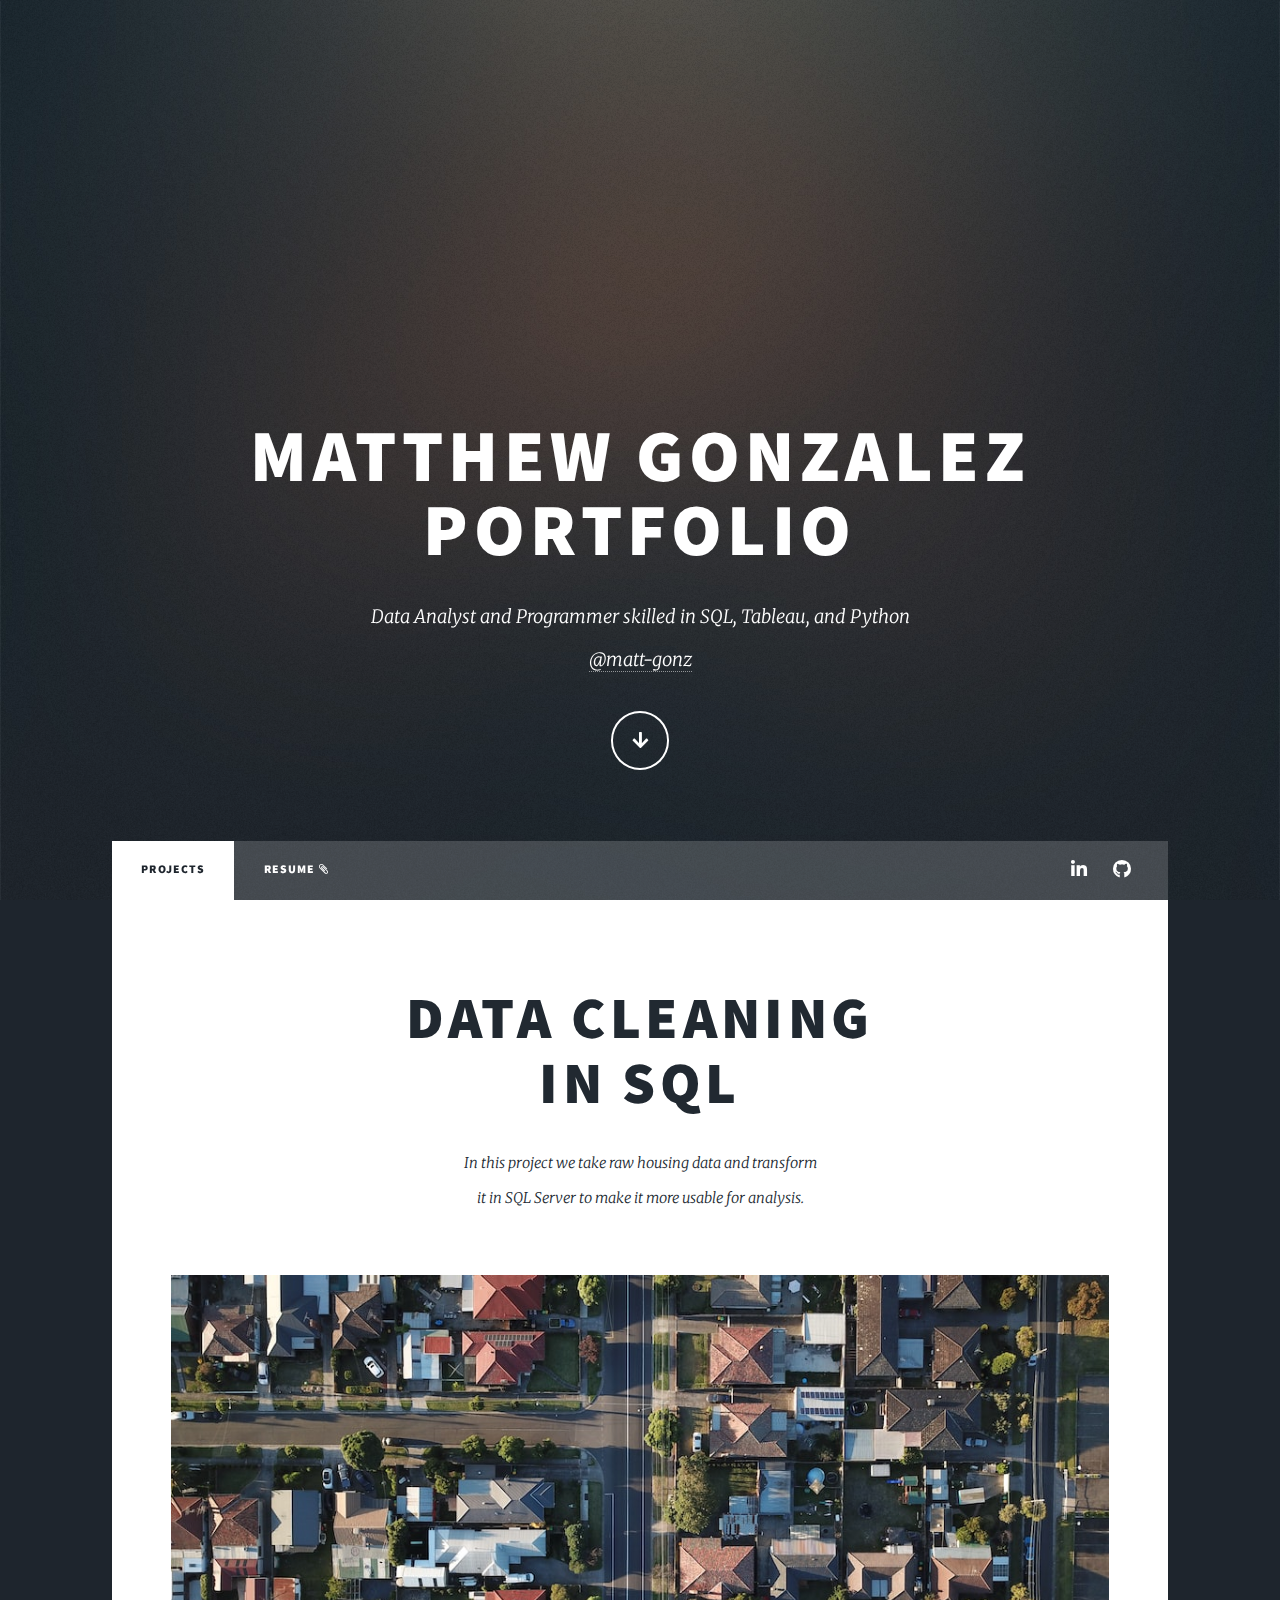
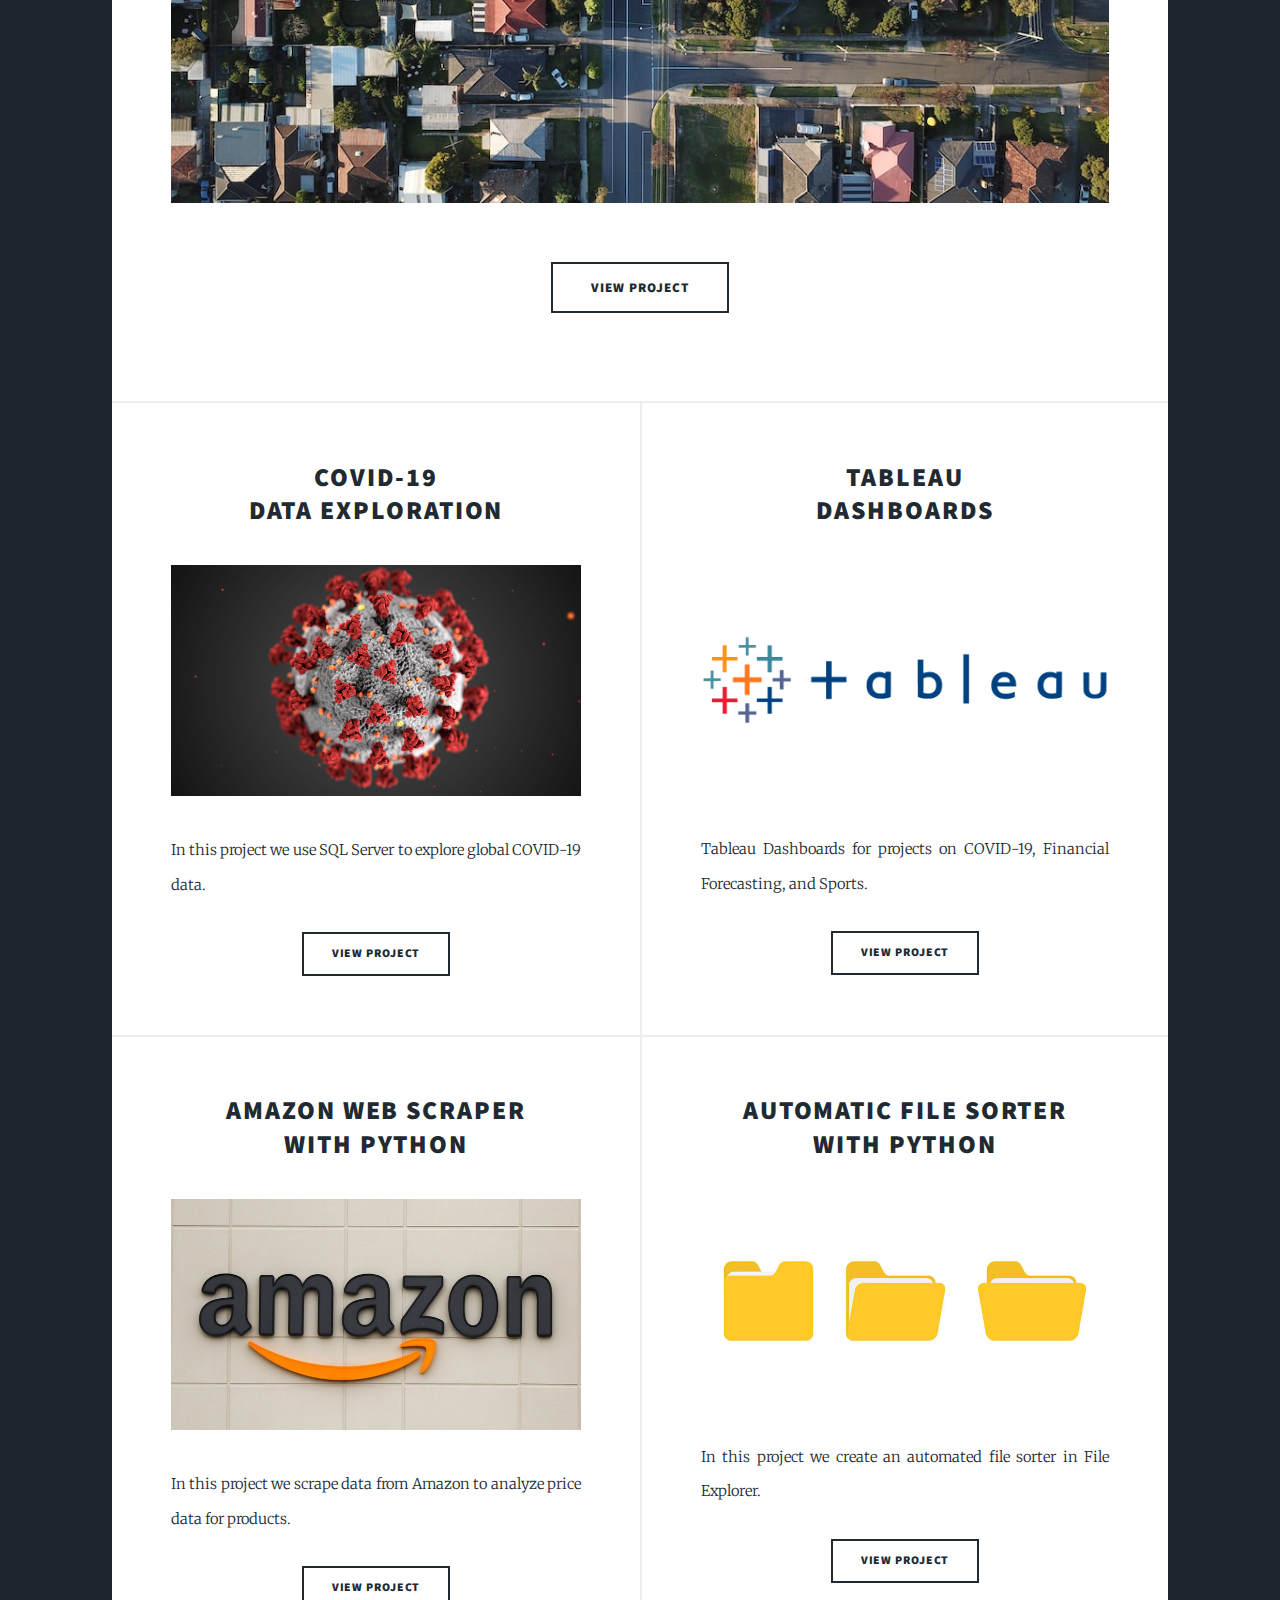
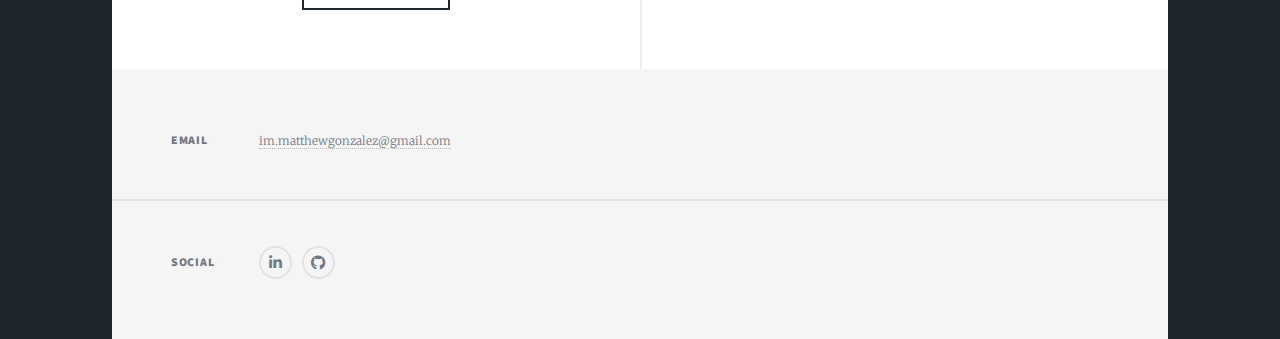
<file: index.html>
<!DOCTYPE HTML>
<!--
	Massively by HTML5 UP
	html5up.net | @ajlkn
	Free for personal and commercial use under the CCA 3.0 license (html5up.net/license)
-->
<html>
	<head>
		<title>Matthew Gonzalez</title>
		<meta charset="utf-8" />
		<meta name="viewport" content="width=device-width, initial-scale=1, user-scalable=no" />
		<link rel="stylesheet" href="assets/css/main.css" />
		<link rel="stylesheet" href="https://cdnjs.cloudflare.com/ajax/libs/font-awesome/4.7.0/css/font-awesome.min.css">
		<noscript><link rel="stylesheet" href="assets/css/noscript.css" /></noscript>
	</head>
	<body class="is-preload">

		<!-- Wrapper -->
			<div id="wrapper" class="fade-in">

				<!-- Intro -->
					<div id="intro">
						<h1>Matthew Gonzalez<br />
						Portfolio</h1>
						<p>Data Analyst and Programmer skilled in SQL, Tableau, and Python<br>
							<a href="https://github.com/matt-gonz" target="_blank">@matt-gonz</a>
						</p>
						<ul class="actions">
							<li><a href="#header" class="button icon solid solo fa-arrow-down scrolly">Continue</a></li>
						</ul>
					</div>

				<!-- Header -->
					<header id="header">
						<a href="index.html" class="logo">Matthew Gonzalez</a>
					</header>

				<!-- Nav -->
					<nav id="nav">
						<ul class="links">
							<li class="active"><a href="#main">Projects</a></li>
							<li ><a href="resume.html">Resume <i class="fa fa-paperclip"></i></a></li>
						</ul>
						<ul class="icons">
							<li><a href="https://www.linkedin.com/in/matthew-gonzalez-b4a402130/" target="_blank" class="icon brands alt fa-linkedin"><span class="label">LinkedIn</span></a></li>
							<li><a href="https://github.com/matt-gonz" target="_blank" class="icon brands alt fa-github"><span class="label">GitHub</span></a></li>
						</ul>
					</nav>

				<!-- Main -->
					<div id="main">

						<!-- Featured Post -->
							<article class="post featured">
								<header class="major">
									<h2><a href="https://github.com/matt-gonz/Data-Analysis_Portfolio-Projects/blob/main/Data_Cleaning_Portfolio_Project.sql" target="_blank">Data Cleaning<br />
									in SQL</a></h2>
									<p>In this project we take raw housing data and transform<br />
									it in SQL Server to make it more usable for analysis.<br />
									</p>
								</header>
								<a href="https://github.com/matt-gonz/Data-Analysis_Portfolio-Projects/blob/main/Data_Cleaning_Portfolio_Project.sql" target="_blank" class="image main"><img src="images/housing.jfif" alt="" /></a>
								<ul class="actions special">
									<li><a href="https://github.com/matt-gonz/Data-Analysis_Portfolio-Projects/blob/main/Data_Cleaning_Portfolio_Project.sql" target="_blank" class="button large">View Project</a></li>
								</ul>
							</article>

						<!-- Posts -->
							<section class="posts">
								<article>
									<header>
										<h2><a href="https://github.com/matt-gonz/Data-Analysis_Portfolio-Projects/blob/main/COVID_Portfolio_Project.sql" target="_blank">COVID-19<br />
										Data Exploration</a></h2>
									</header>
									<a href="https://github.com/matt-gonz/Data-Analysis_Portfolio-Projects/blob/main/COVID_Portfolio_Project.sql" target="_blank" class="image fit"><img src="images/covid.jpg" alt="" /></a>
									<p>In this project we use SQL Server to explore global COVID-19 data.</p>
									<ul class="actions special">
										<li><a href="https://github.com/matt-gonz/Data-Analysis_Portfolio-Projects/blob/main/COVID_Portfolio_Project.sql" target="_blank" class="button">View Project</a></li>
									</ul>
								</article>
								<article>
									<header>
										<h2><a href="https://public.tableau.com/app/profile/matthew.gonzalez6796" target="_blank">Tableau<br />
										Dashboards</a></h2>
									</header>
									<a href="https://public.tableau.com/app/profile/matthew.gonzalez6796" target="_blank" class="image fit"><img src="images/Tableau-Logo.png" alt="" /></a>
									<p>Tableau Dashboards for projects on COVID-19, Financial Forecasting, and Sports.</p>
									<ul class="actions special">
										<li><a href="https://public.tableau.com/app/profile/matthew.gonzalez6796" target="_blank" class="button">View Project</a></li>
									</ul>
								</article>
								<article>
									<header>
										<h2><a href="https://github.com/matt-gonz/Data-Analysis_Portfolio-Projects/blob/main/Amazon_Web_Scraper-Project.ipynb" target="_blank">Amazon Web Scraper<br />
										With Python</a></h2>
									</header>
									<a href="https://github.com/matt-gonz/Data-Analysis_Portfolio-Projects/blob/main/Amazon_Web_Scraper-Project.ipynb" target="_blank" class="image fit"><img src="images/amazon.jpg" alt="" /></a>
									<p>In this project we scrape data from Amazon to analyze price data for products.</p>
									<ul class="actions special">
										<li><a href="https://github.com/matt-gonz/Data-Analysis_Portfolio-Projects/blob/main/Amazon_Web_Scraper-Project.ipynb" target="_blank" class="button">View Project</a></li>
									</ul>
								</article>
								<article>
									<header>
										<h2><a href="https://github.com/matt-gonz/Data-Analysis_Portfolio-Projects/blob/main/Automatic_File_Sorter.ipynb" target="_blank">Automatic File Sorter<br />
										With Python</a></h2>
									</header>
									<a href="https://github.com/matt-gonz/Data-Analysis_Portfolio-Projects/blob/main/Automatic_File_Sorter.ipynb" target="_blank" class="image fit"><img src="images/foldericons.jpg" alt="" /></a>
									<p>In this project we create an automated file sorter in File Explorer.</p>
									<ul class="actions special">
										<li><a href="https://github.com/matt-gonz/Data-Analysis_Portfolio-Projects/blob/main/Automatic_File_Sorter.ipynb" target="_blank" class="button">View Project</a></li>
									</ul>
								</article>
							</section>

					</div>

				<!-- Footer -->
					<footer id="footer">
						<section class="split contact">

							<section>
								<h3>Email</h3>
								<p><a href="#">im.matthewgonzalez@gmail.com</a></p>
							</section>
							<section>
								<h3>Social</h3>
								<ul class="icons alt">
									<li><a href="https://www.linkedin.com/in/matthew-gonzalez-b4a402130/" target="_blank" class="icon brands alt fa-linkedin"><span class="label">LinkedIn</span></a></li>
									<li><a href="https://github.com/matt-gonz" target="_blank" class="icon brands alt fa-github"><span class="label">GitHub</span></a></li>
								</ul>
							</section>
						</section>
					</footer>



			</div>

		<!-- Scripts -->
			<script src="assets/js/jquery.min.js"></script>
			<script src="assets/js/jquery.scrollex.min.js"></script>
			<script src="assets/js/jquery.scrolly.min.js"></script>
			<script src="assets/js/browser.min.js"></script>
			<script src="assets/js/breakpoints.min.js"></script>
			<script src="assets/js/util.js"></script>
			<script src="assets/js/main.js"></script>

	</body>
</html>
</file>
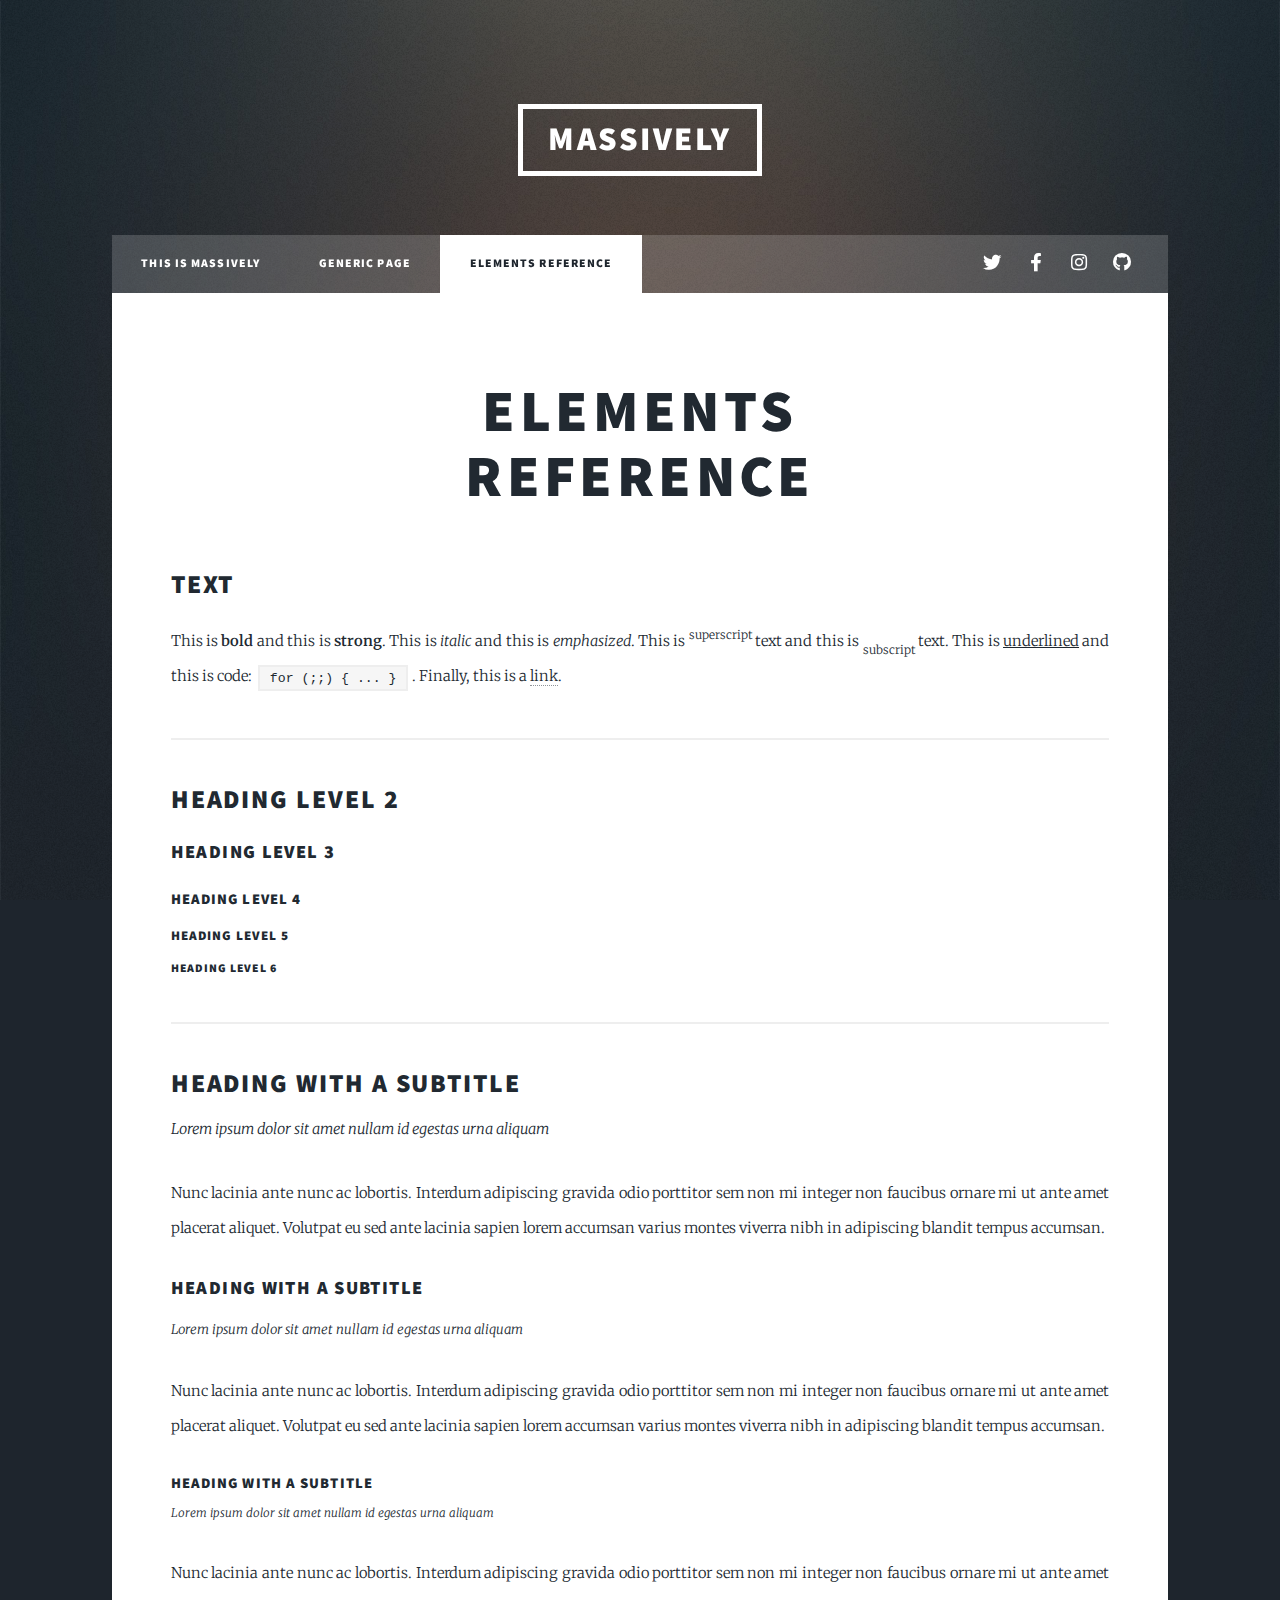
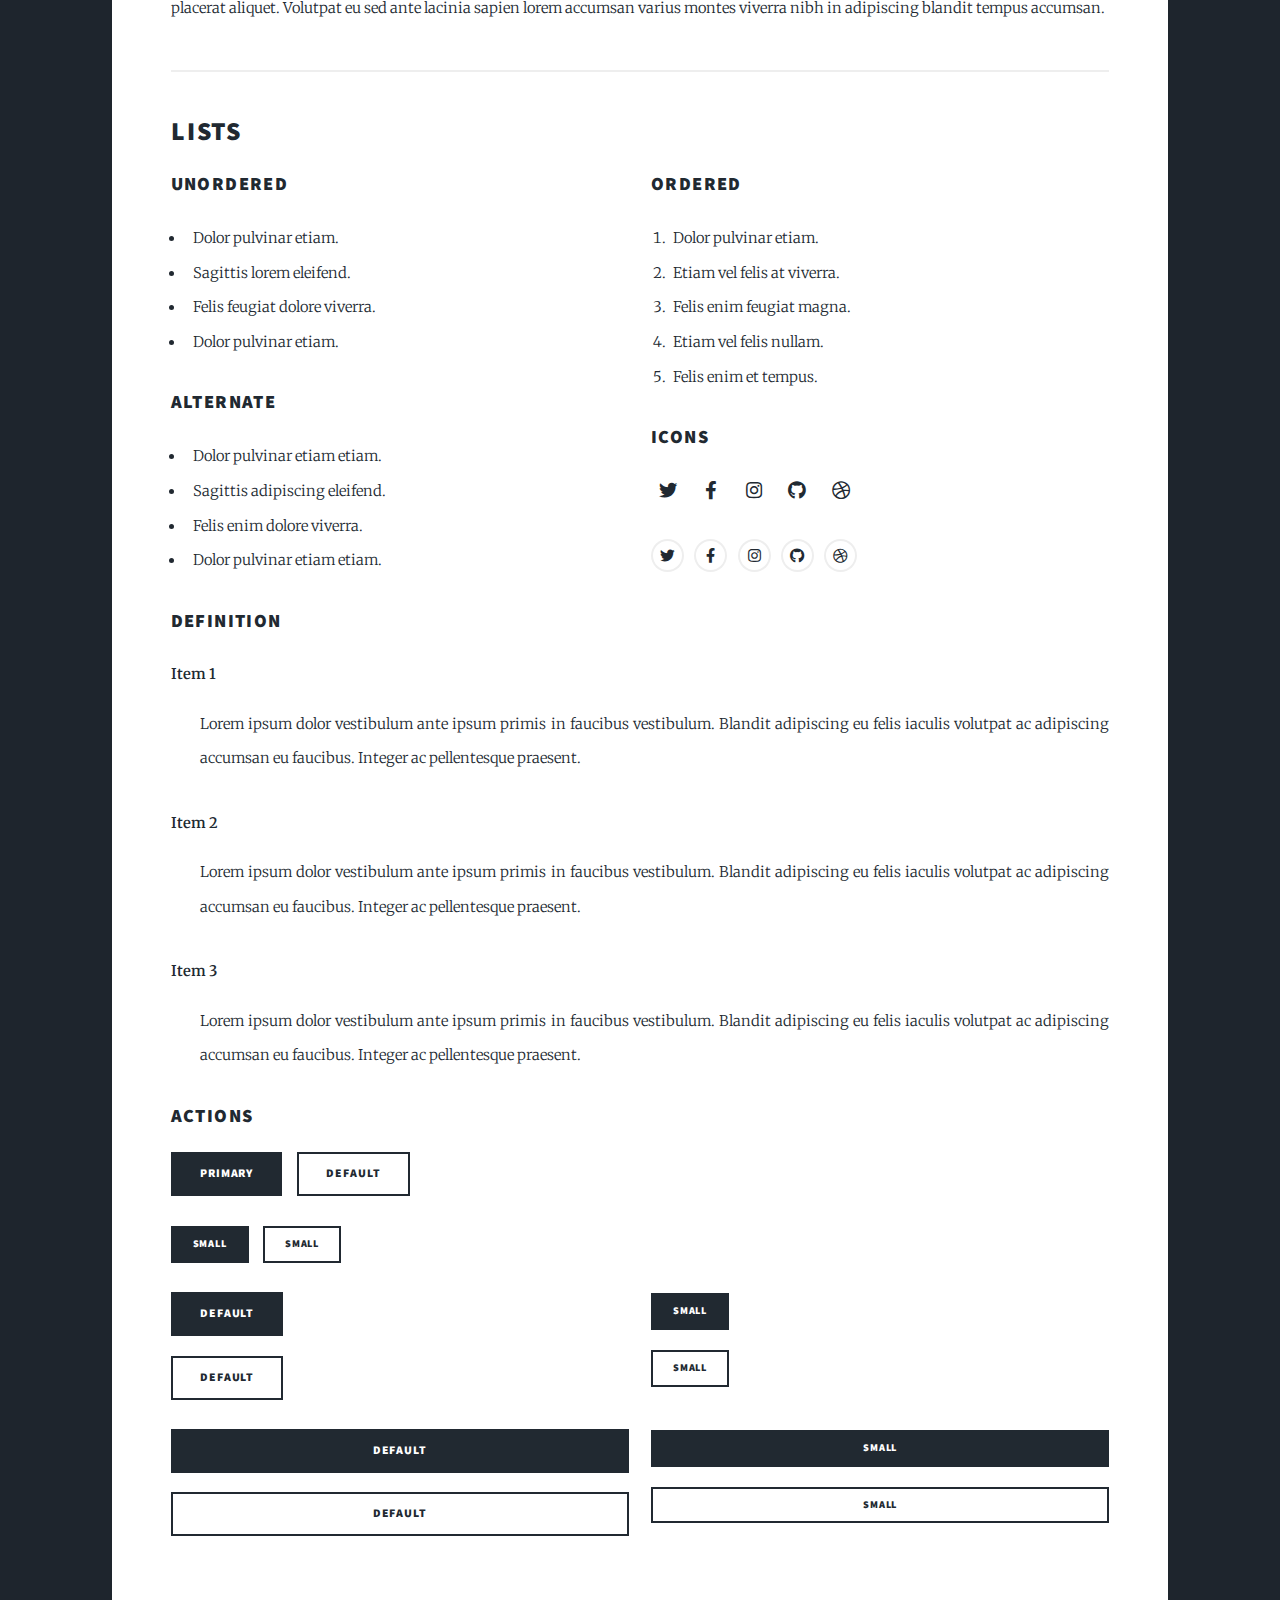
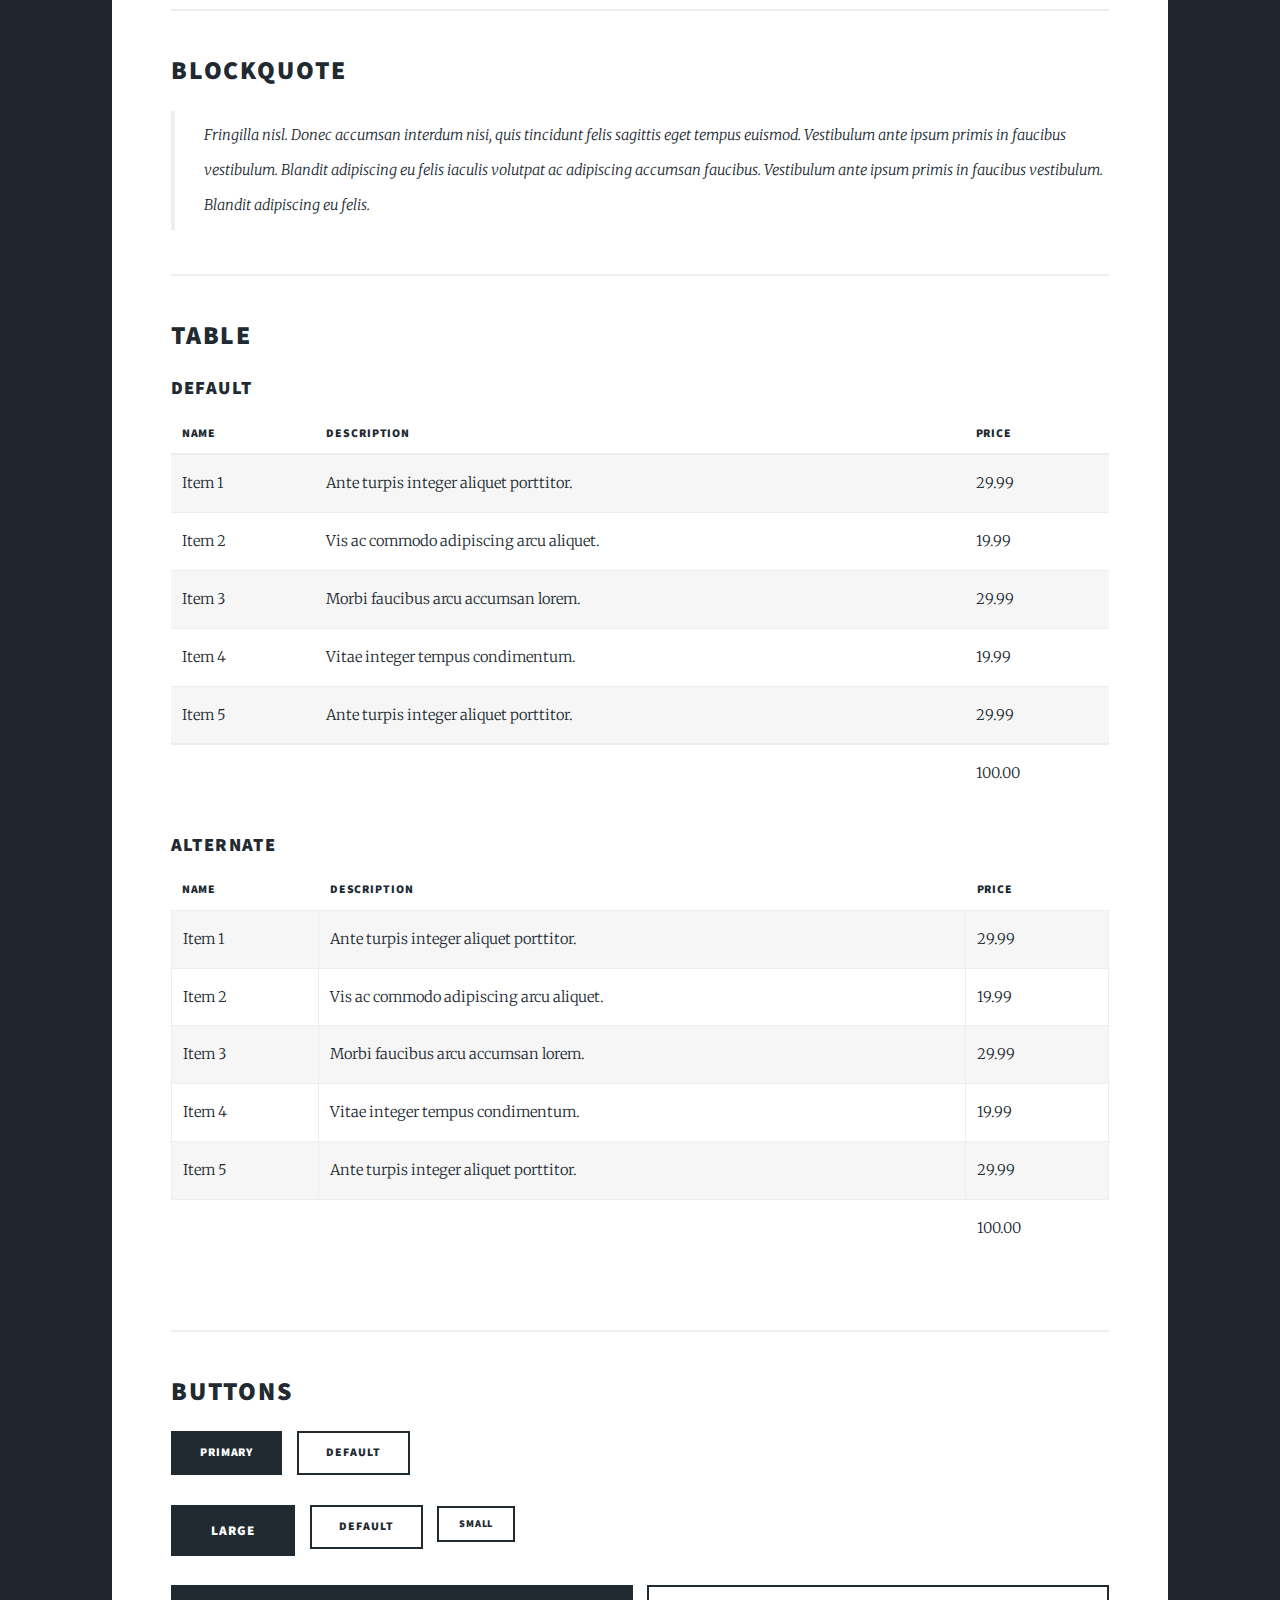
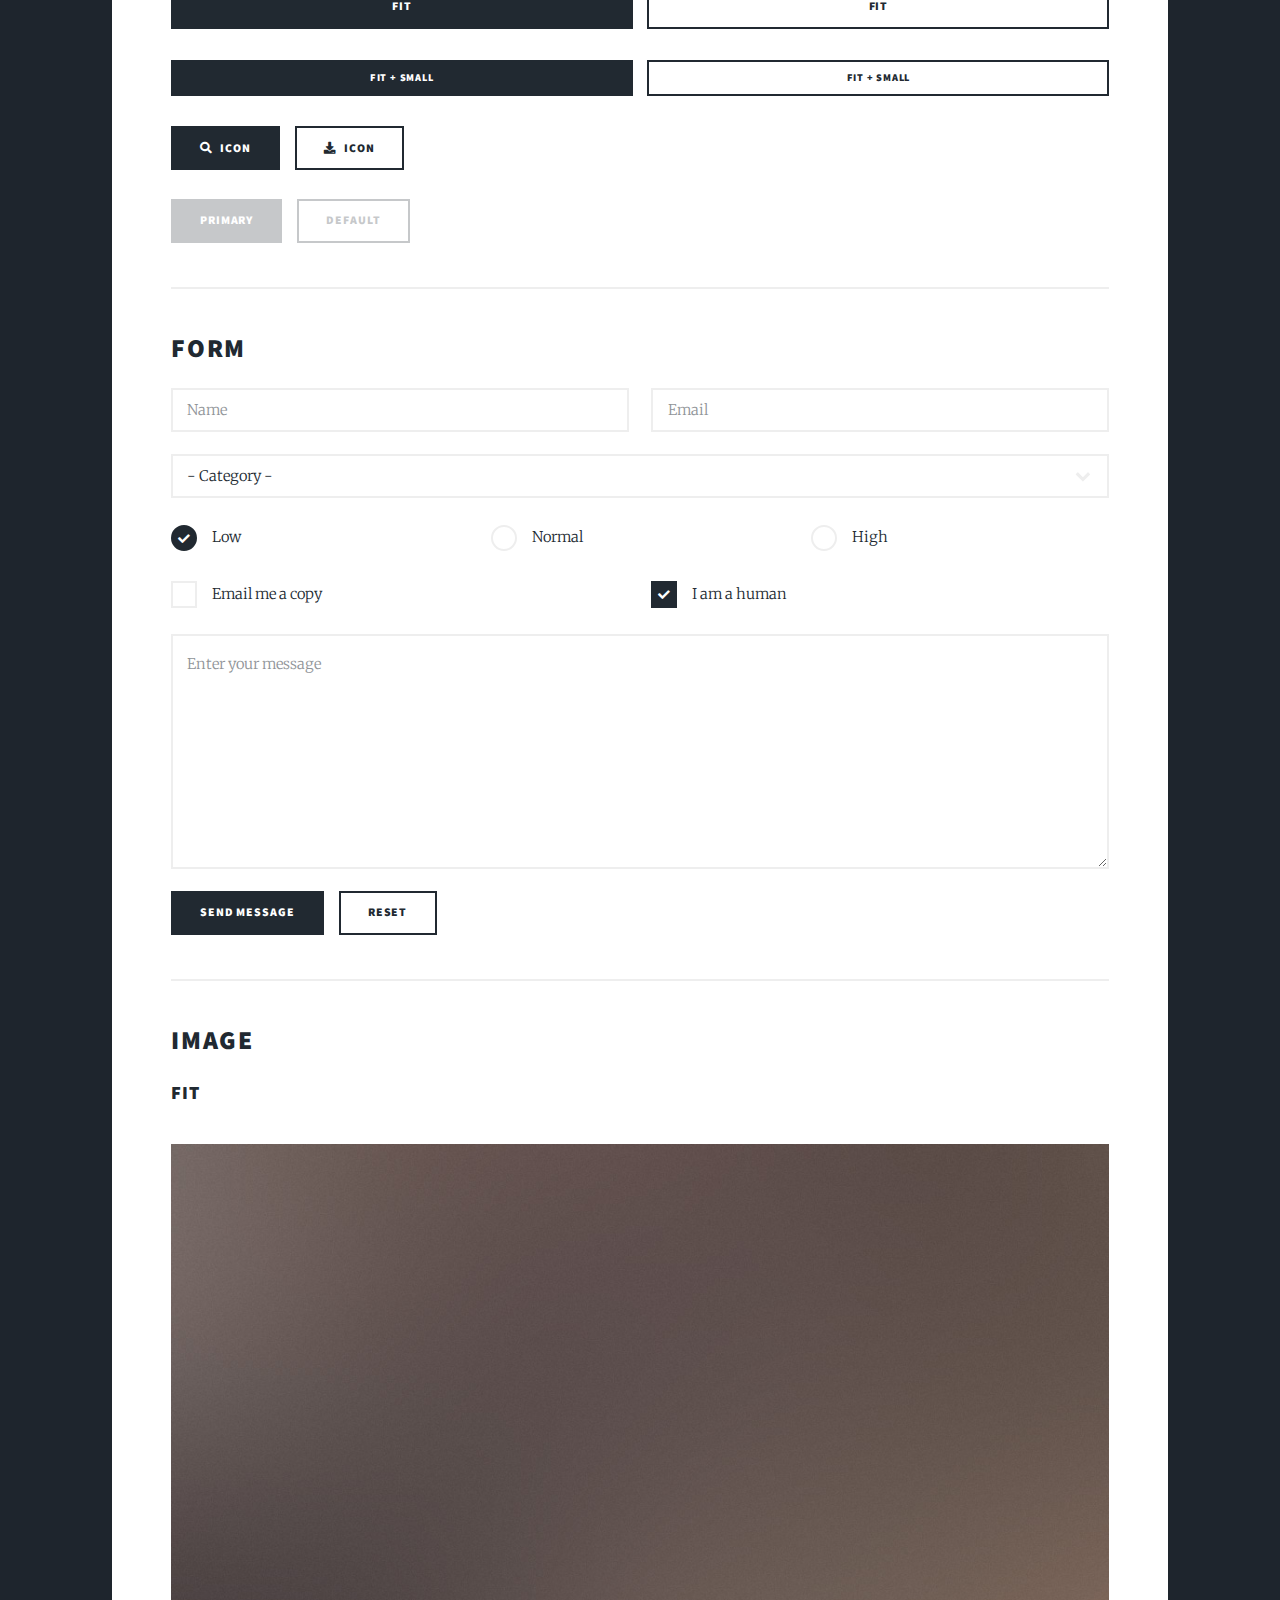
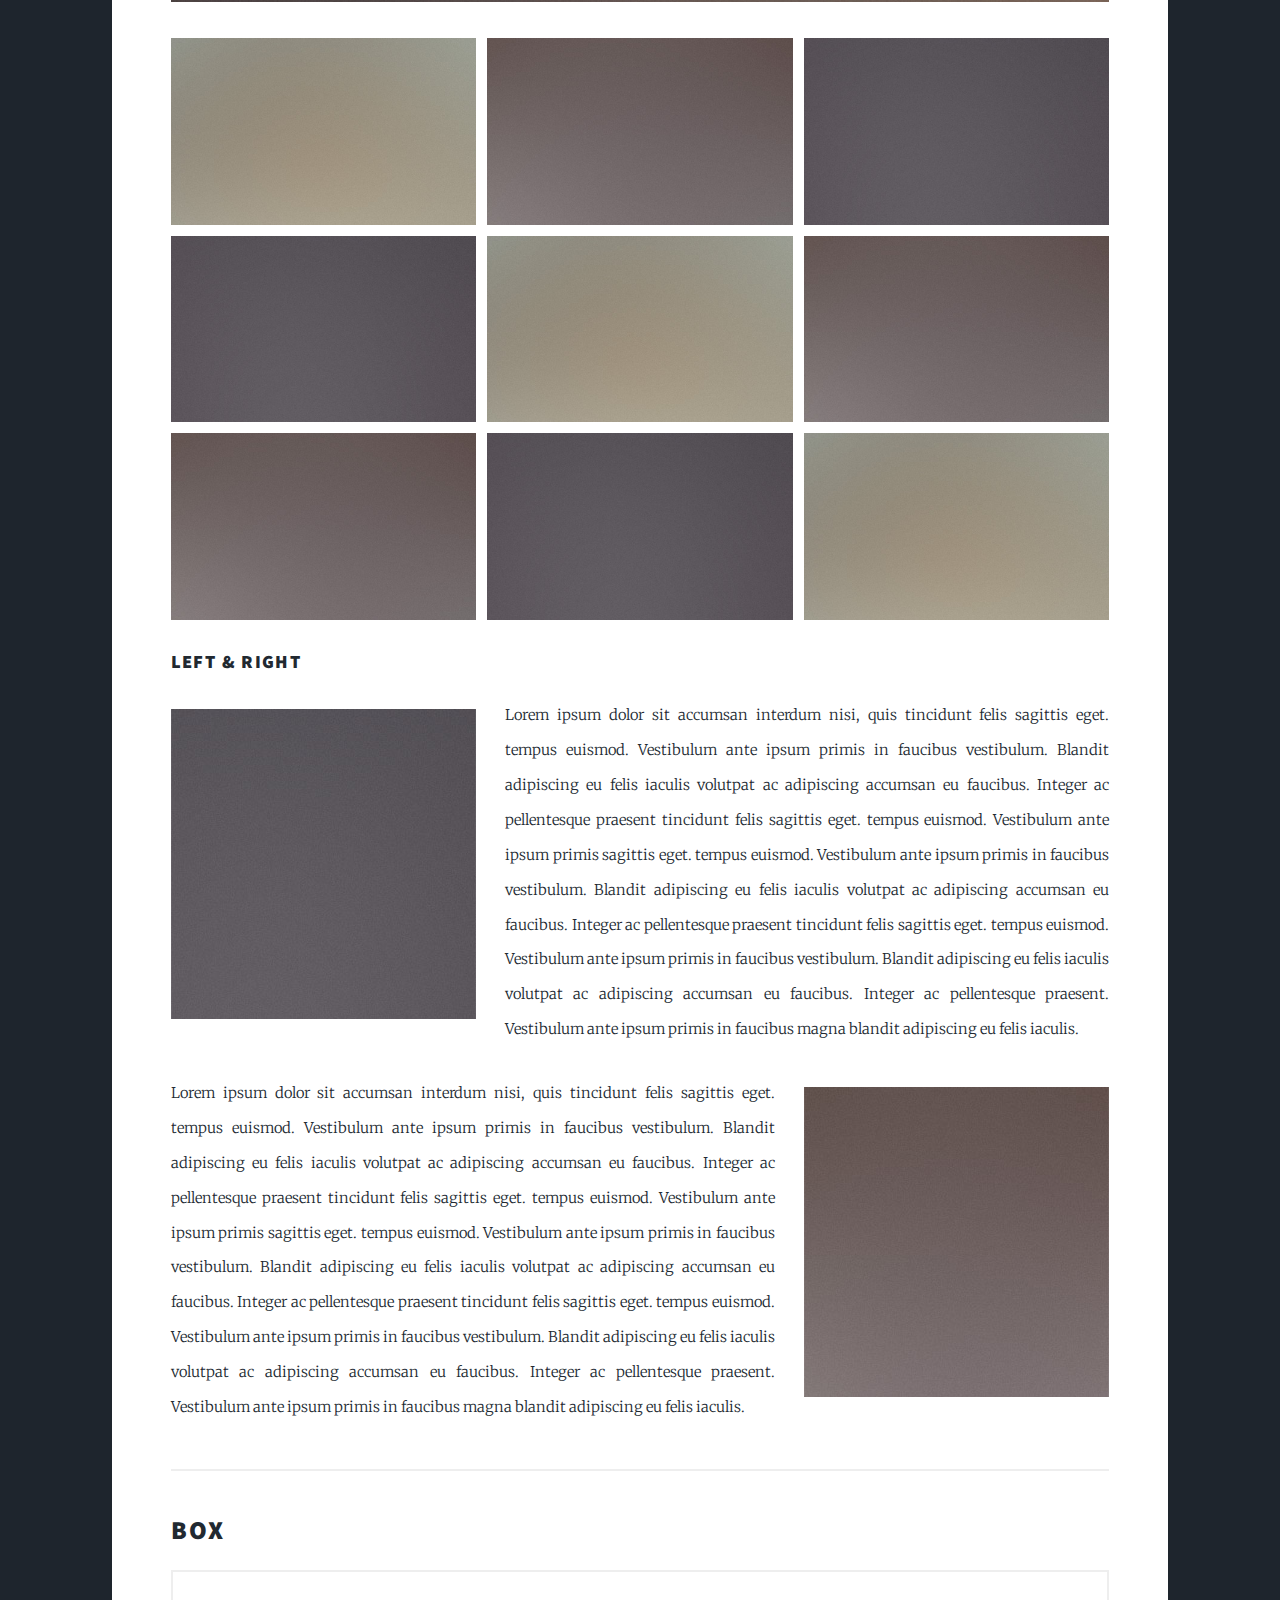
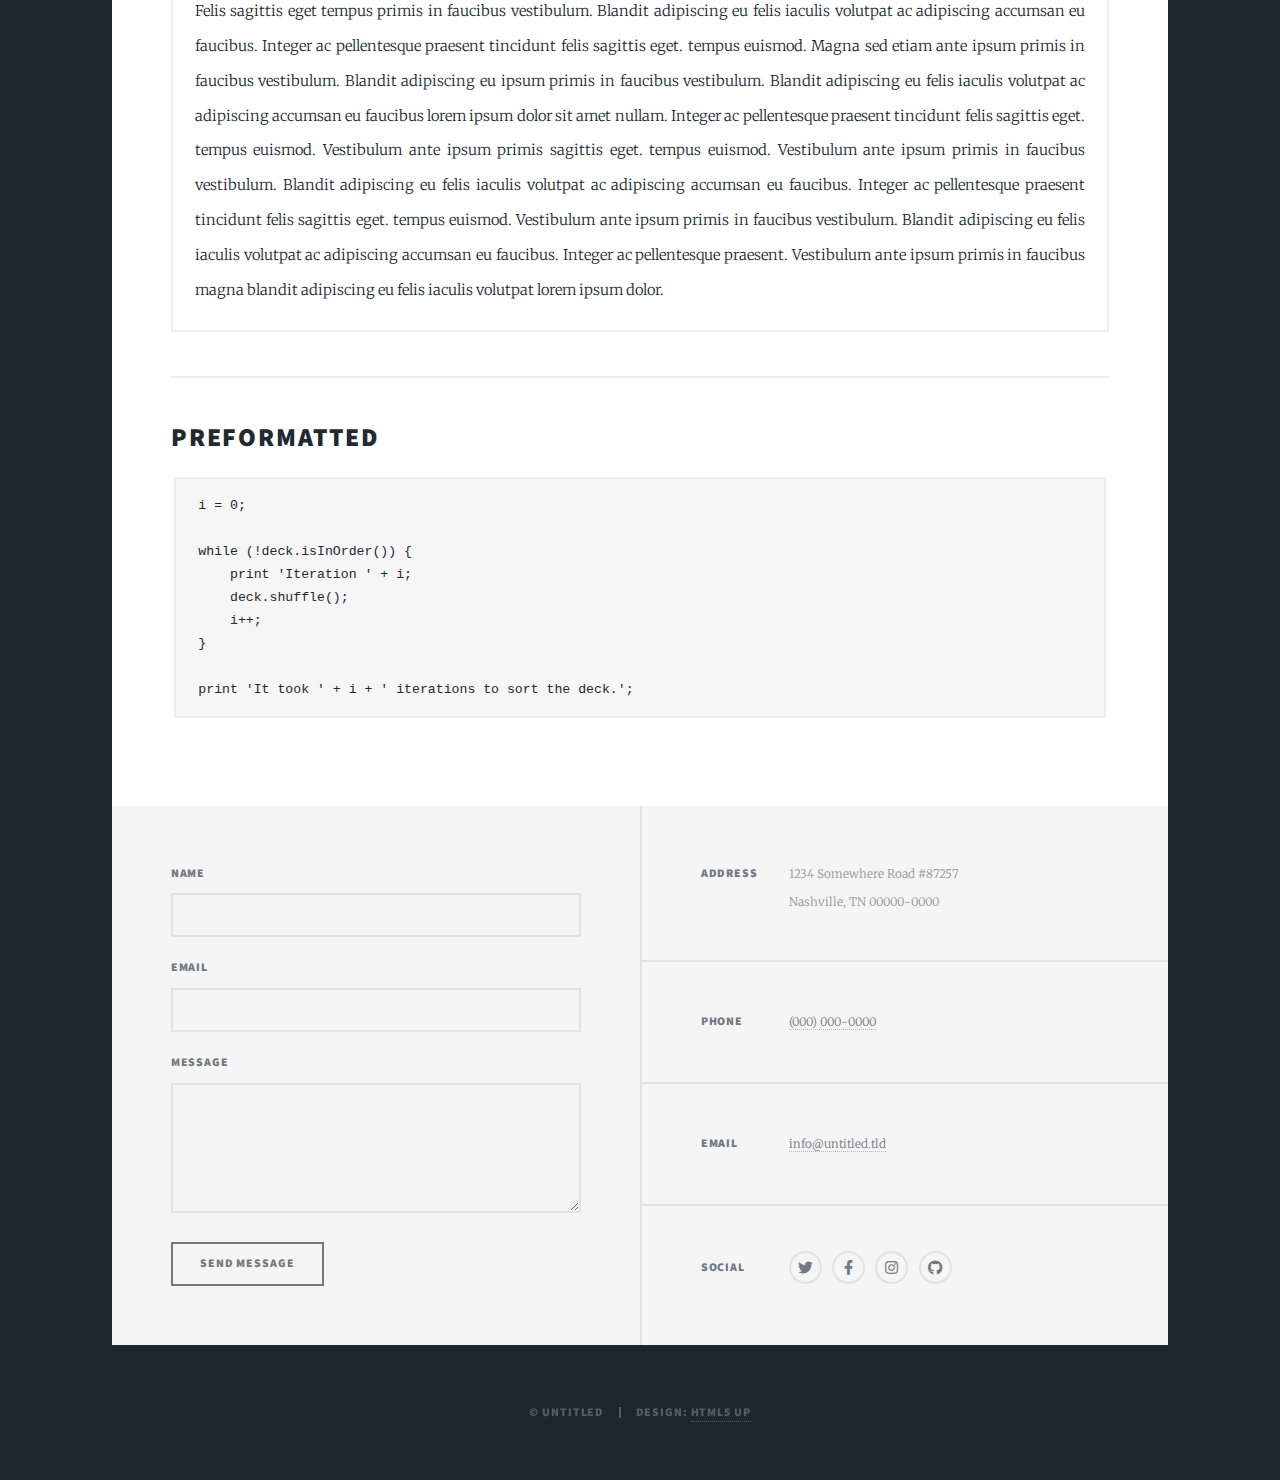
<file: elements.html>
<!DOCTYPE HTML>
<!--
	Massively by HTML5 UP
	html5up.net | @ajlkn
	Free for personal and commercial use under the CCA 3.0 license (html5up.net/license)
-->
<html>
	<head>
		<title>Elements Reference - Massively by HTML5 UP</title>
		<meta charset="utf-8" />
		<meta name="viewport" content="width=device-width, initial-scale=1, user-scalable=no" />
		<link rel="stylesheet" href="assets/css/main.css" />
		<noscript><link rel="stylesheet" href="assets/css/noscript.css" /></noscript>
	</head>
	<body class="is-preload">

		<!-- Wrapper -->
			<div id="wrapper">

				<!-- Header -->
					<header id="header">
						<a href="index.html" class="logo">Massively</a>
					</header>

				<!-- Nav -->
					<nav id="nav">
						<ul class="links">
							<li><a href="index.html">This is Massively</a></li>
							<li><a href="generic.html">Generic Page</a></li>
							<li class="active"><a href="elements.html">Elements Reference</a></li>
						</ul>
						<ul class="icons">
							<li><a href="#" class="icon brands fa-twitter"><span class="label">Twitter</span></a></li>
							<li><a href="#" class="icon brands fa-facebook-f"><span class="label">Facebook</span></a></li>
							<li><a href="#" class="icon brands fa-instagram"><span class="label">Instagram</span></a></li>
							<li><a href="#" class="icon brands fa-github"><span class="label">GitHub</span></a></li>
						</ul>
					</nav>

				<!-- Main -->
					<div id="main">

						<!-- Post -->
							<section class="post">
								<header class="major">
									<h1>Elements<br />
									Reference</h1>
								</header>

								<!-- Text stuff -->
									<h2>Text</h2>
									<p>This is <b>bold</b> and this is <strong>strong</strong>. This is <i>italic</i> and this is <em>emphasized</em>.
									This is <sup>superscript</sup> text and this is <sub>subscript</sub> text.
									This is <u>underlined</u> and this is code: <code>for (;;) { ... }</code>.
									Finally, this is a <a href="#">link</a>.</p>
									<hr />
									<h2>Heading Level 2</h2>
									<h3>Heading Level 3</h3>
									<h4>Heading Level 4</h4>
									<h5>Heading Level 5</h5>
									<h6>Heading Level 6</h6>
									<hr />
									<header>
										<h2>Heading with a Subtitle</h2>
										<p>Lorem ipsum dolor sit amet nullam id egestas urna aliquam</p>
									</header>
									<p>Nunc lacinia ante nunc ac lobortis. Interdum adipiscing gravida odio porttitor sem non mi integer non faucibus ornare mi ut ante amet placerat aliquet. Volutpat eu sed ante lacinia sapien lorem accumsan varius montes viverra nibh in adipiscing blandit tempus accumsan.</p>
									<header>
										<h3>Heading with a Subtitle</h3>
										<p>Lorem ipsum dolor sit amet nullam id egestas urna aliquam</p>
									</header>
									<p>Nunc lacinia ante nunc ac lobortis. Interdum adipiscing gravida odio porttitor sem non mi integer non faucibus ornare mi ut ante amet placerat aliquet. Volutpat eu sed ante lacinia sapien lorem accumsan varius montes viverra nibh in adipiscing blandit tempus accumsan.</p>
									<header>
										<h4>Heading with a Subtitle</h4>
										<p>Lorem ipsum dolor sit amet nullam id egestas urna aliquam</p>
									</header>
									<p>Nunc lacinia ante nunc ac lobortis. Interdum adipiscing gravida odio porttitor sem non mi integer non faucibus ornare mi ut ante amet placerat aliquet. Volutpat eu sed ante lacinia sapien lorem accumsan varius montes viverra nibh in adipiscing blandit tempus accumsan.</p>

									<hr />

								<!-- Lists -->
									<h2>Lists</h2>
									<div class="row">
										<div class="col-6 col-12-small">

											<h3>Unordered</h3>
											<ul>
												<li>Dolor pulvinar etiam.</li>
												<li>Sagittis lorem eleifend.</li>
												<li>Felis feugiat dolore viverra.</li>
												<li>Dolor pulvinar etiam.</li>
											</ul>

											<h3>Alternate</h3>
											<ul class="alt">
												<li>Dolor pulvinar etiam etiam.</li>
												<li>Sagittis adipiscing eleifend.</li>
												<li>Felis enim dolore viverra.</li>
												<li>Dolor pulvinar etiam etiam.</li>
											</ul>

										</div>
										<div class="col-6 col-12-small">

											<h3>Ordered</h3>
											<ol>
												<li>Dolor pulvinar etiam.</li>
												<li>Etiam vel felis at viverra.</li>
												<li>Felis enim feugiat magna.</li>
												<li>Etiam vel felis nullam.</li>
												<li>Felis enim et tempus.</li>
											</ol>

											<h3>Icons</h3>
											<ul class="icons">
												<li><a href="#" class="icon brands fa-twitter"><span class="label">Twitter</span></a></li>
												<li><a href="#" class="icon brands fa-facebook-f"><span class="label">Facebook</span></a></li>
												<li><a href="#" class="icon brands fa-instagram"><span class="label">Instagram</span></a></li>
												<li><a href="#" class="icon brands fa-github"><span class="label">Github</span></a></li>
												<li><a href="#" class="icon brands fa-dribbble"><span class="label">Dribbble</span></a></li>
											</ul>
											<ul class="icons alt">
												<li><a href="#" class="icon brands alt fa-twitter"><span class="label">Twitter</span></a></li>
												<li><a href="#" class="icon brands alt fa-facebook-f"><span class="label">Facebook</span></a></li>
												<li><a href="#" class="icon brands alt fa-instagram"><span class="label">Instagram</span></a></li>
												<li><a href="#" class="icon brands alt fa-github"><span class="label">Github</span></a></li>
												<li><a href="#" class="icon brands alt fa-dribbble"><span class="label">Dribbble</span></a></li>
											</ul>

										</div>
									</div>
									<h3>Definition</h3>
									<dl>
										<dt>Item 1</dt>
										<dd>
											<p>Lorem ipsum dolor vestibulum ante ipsum primis in faucibus vestibulum. Blandit adipiscing eu felis iaculis volutpat ac adipiscing accumsan eu faucibus. Integer ac pellentesque praesent.</p>
										</dd>
										<dt>Item 2</dt>
										<dd>
											<p>Lorem ipsum dolor vestibulum ante ipsum primis in faucibus vestibulum. Blandit adipiscing eu felis iaculis volutpat ac adipiscing accumsan eu faucibus. Integer ac pellentesque praesent.</p>
										</dd>
										<dt>Item 3</dt>
										<dd>
											<p>Lorem ipsum dolor vestibulum ante ipsum primis in faucibus vestibulum. Blandit adipiscing eu felis iaculis volutpat ac adipiscing accumsan eu faucibus. Integer ac pellentesque praesent.</p>
										</dd>
									</dl>

									<h3>Actions</h3>
									<ul class="actions">
										<li><a href="#" class="button primary">Primary</a></li>
										<li><a href="#" class="button">Default</a></li>
									</ul>
									<ul class="actions small">
										<li><a href="#" class="button primary small">Small</a></li>
										<li><a href="#" class="button small">Small</a></li>
									</ul>
									<div class="row">
										<div class="col-6 col-12-small">
											<ul class="actions stacked">
												<li><a href="#" class="button primary">Default</a></li>
												<li><a href="#" class="button">Default</a></li>
											</ul>
										</div>
										<div class="col-6 col-12-small">
											<ul class="actions stacked">
												<li><a href="#" class="button primary small">Small</a></li>
												<li><a href="#" class="button small">Small</a></li>
											</ul>
										</div>
									</div>
									<div class="row">
										<div class="col-6 col-12-small">
											<ul class="actions stacked">
												<li><a href="#" class="button primary fit">Default</a></li>
												<li><a href="#" class="button fit">Default</a></li>
											</ul>
										</div>
										<div class="col-6 col-12-small">
											<ul class="actions stacked">
												<li><a href="#" class="button primary small fit">Small</a></li>
												<li><a href="#" class="button small fit">Small</a></li>
											</ul>
										</div>
									</div>

									<hr />

								<!-- Blockquote -->
									<h2>Blockquote</h2>
									<blockquote>Fringilla nisl. Donec accumsan interdum nisi, quis tincidunt felis sagittis eget tempus euismod. Vestibulum ante ipsum primis in faucibus vestibulum. Blandit adipiscing eu felis iaculis volutpat ac adipiscing accumsan faucibus. Vestibulum ante ipsum primis in faucibus vestibulum. Blandit adipiscing eu felis.</blockquote>

									<hr />

								<!-- Table -->
									<h2>Table</h2>

									<h3>Default</h3>
									<div class="table-wrapper">
										<table>
											<thead>
												<tr>
													<th>Name</th>
													<th>Description</th>
													<th>Price</th>
												</tr>
											</thead>
											<tbody>
												<tr>
													<td>Item 1</td>
													<td>Ante turpis integer aliquet porttitor.</td>
													<td>29.99</td>
												</tr>
												<tr>
													<td>Item 2</td>
													<td>Vis ac commodo adipiscing arcu aliquet.</td>
													<td>19.99</td>
												</tr>
												<tr>
													<td>Item 3</td>
													<td> Morbi faucibus arcu accumsan lorem.</td>
													<td>29.99</td>
												</tr>
												<tr>
													<td>Item 4</td>
													<td>Vitae integer tempus condimentum.</td>
													<td>19.99</td>
												</tr>
												<tr>
													<td>Item 5</td>
													<td>Ante turpis integer aliquet porttitor.</td>
													<td>29.99</td>
												</tr>
											</tbody>
											<tfoot>
												<tr>
													<td colspan="2"></td>
													<td>100.00</td>
												</tr>
											</tfoot>
										</table>
									</div>

									<h3>Alternate</h3>
									<div class="table-wrapper">
										<table class="alt">
											<thead>
												<tr>
													<th>Name</th>
													<th>Description</th>
													<th>Price</th>
												</tr>
											</thead>
											<tbody>
												<tr>
													<td>Item 1</td>
													<td>Ante turpis integer aliquet porttitor.</td>
													<td>29.99</td>
												</tr>
												<tr>
													<td>Item 2</td>
													<td>Vis ac commodo adipiscing arcu aliquet.</td>
													<td>19.99</td>
												</tr>
												<tr>
													<td>Item 3</td>
													<td> Morbi faucibus arcu accumsan lorem.</td>
													<td>29.99</td>
												</tr>
												<tr>
													<td>Item 4</td>
													<td>Vitae integer tempus condimentum.</td>
													<td>19.99</td>
												</tr>
												<tr>
													<td>Item 5</td>
													<td>Ante turpis integer aliquet porttitor.</td>
													<td>29.99</td>
												</tr>
											</tbody>
											<tfoot>
												<tr>
													<td colspan="2"></td>
													<td>100.00</td>
												</tr>
											</tfoot>
										</table>
									</div>

									<hr />

								<!-- Buttons -->
									<h2>Buttons</h2>
									<ul class="actions">
										<li><a href="#" class="button primary">Primary</a></li>
										<li><a href="#" class="button">Default</a></li>
									</ul>
									<ul class="actions">
										<li><a href="#" class="button primary large">Large</a></li>
										<li><a href="#" class="button">Default</a></li>
										<li><a href="#" class="button small">Small</a></li>
									</ul>
									<ul class="actions fit">
										<li><a href="#" class="button primary fit">Fit</a></li>
										<li><a href="#" class="button fit">Fit</a></li>
									</ul>
									<ul class="actions fit small">
										<li><a href="#" class="button primary fit small">Fit + Small</a></li>
										<li><a href="#" class="button fit small">Fit + Small</a></li>
									</ul>
									<ul class="actions">
										<li><a href="#" class="button primary icon solid fa-search">Icon</a></li>
										<li><a href="#" class="button icon solid fa-download">Icon</a></li>
									</ul>
									<ul class="actions">
										<li><span class="button primary disabled">Primary</span></li>
										<li><span class="button disabled">Default</span></li>
									</ul>

									<hr />

								<!-- Form -->
									<h2>Form</h2>

									<form method="post" action="#">
										<div class="row gtr-uniform">
											<div class="col-6 col-12-xsmall">
												<input type="text" name="demo-name" id="demo-name" value="" placeholder="Name" />
											</div>
											<div class="col-6 col-12-xsmall">
												<input type="email" name="demo-email" id="demo-email" value="" placeholder="Email" />
											</div>
											<!-- Break -->
											<div class="col-12">
												<select name="demo-category" id="demo-category">
													<option value="">- Category -</option>
													<option value="1">Manufacturing</option>
													<option value="1">Shipping</option>
													<option value="1">Administration</option>
													<option value="1">Human Resources</option>
												</select>
											</div>
											<!-- Break -->
											<div class="col-4 col-12-small">
												<input type="radio" id="demo-priority-low" name="demo-priority" checked>
												<label for="demo-priority-low">Low</label>
											</div>
											<div class="col-4 col-12-small">
												<input type="radio" id="demo-priority-normal" name="demo-priority">
												<label for="demo-priority-normal">Normal</label>
											</div>
											<div class="col-4 col-12-small">
												<input type="radio" id="demo-priority-high" name="demo-priority">
												<label for="demo-priority-high">High</label>
											</div>
											<!-- Break -->
											<div class="col-6 col-12-small">
												<input type="checkbox" id="demo-copy" name="demo-copy">
												<label for="demo-copy">Email me a copy</label>
											</div>
											<div class="col-6 col-12-small">
												<input type="checkbox" id="demo-human" name="demo-human" checked>
												<label for="demo-human">I am a human</label>
											</div>
											<!-- Break -->
											<div class="col-12">
												<textarea name="demo-message" id="demo-message" placeholder="Enter your message" rows="6"></textarea>
											</div>
											<!-- Break -->
											<div class="col-12">
												<ul class="actions">
													<li><input type="submit" value="Send Message" class="primary" /></li>
													<li><input type="reset" value="Reset" /></li>
												</ul>
											</div>
										</div>
									</form>

									<hr />

								<!-- Image -->
									<h2>Image</h2>

									<h3>Fit</h3>
									<span class="image fit"><img src="images/pic01.jpg" alt="" /></span>
									<div class="box alt">
										<div class="row gtr-50 gtr-uniform">
											<div class="col-4"><span class="image fit"><img src="images/pic02.jpg" alt="" /></span></div>
											<div class="col-4"><span class="image fit"><img src="images/pic03.jpg" alt="" /></span></div>
											<div class="col-4"><span class="image fit"><img src="images/pic04.jpg" alt="" /></span></div>
											<!-- Break -->
											<div class="col-4"><span class="image fit"><img src="images/pic04.jpg" alt="" /></span></div>
											<div class="col-4"><span class="image fit"><img src="images/pic02.jpg" alt="" /></span></div>
											<div class="col-4"><span class="image fit"><img src="images/pic03.jpg" alt="" /></span></div>
											<!-- Break -->
											<div class="col-4"><span class="image fit"><img src="images/pic03.jpg" alt="" /></span></div>
											<div class="col-4"><span class="image fit"><img src="images/pic04.jpg" alt="" /></span></div>
											<div class="col-4"><span class="image fit"><img src="images/pic02.jpg" alt="" /></span></div>
										</div>
									</div>

									<h3>Left &amp; Right</h3>
									<p><span class="image left"><img src="images/pic08.jpg" alt="" /></span>Lorem ipsum dolor sit accumsan interdum nisi, quis tincidunt felis sagittis eget. tempus euismod. Vestibulum ante ipsum primis in faucibus vestibulum. Blandit adipiscing eu felis iaculis volutpat ac adipiscing accumsan eu faucibus. Integer ac pellentesque praesent tincidunt felis sagittis eget. tempus euismod. Vestibulum ante ipsum primis sagittis eget. tempus euismod. Vestibulum ante ipsum primis in faucibus vestibulum. Blandit adipiscing eu felis iaculis volutpat ac adipiscing accumsan eu faucibus. Integer ac pellentesque praesent tincidunt felis sagittis eget. tempus euismod. Vestibulum ante ipsum primis in faucibus vestibulum. Blandit adipiscing eu felis iaculis volutpat ac adipiscing accumsan eu faucibus. Integer ac pellentesque praesent. Vestibulum ante ipsum primis in faucibus magna blandit adipiscing eu felis iaculis.</p>
									<p><span class="image right"><img src="images/pic09.jpg" alt="" /></span>Lorem ipsum dolor sit accumsan interdum nisi, quis tincidunt felis sagittis eget. tempus euismod. Vestibulum ante ipsum primis in faucibus vestibulum. Blandit adipiscing eu felis iaculis volutpat ac adipiscing accumsan eu faucibus. Integer ac pellentesque praesent tincidunt felis sagittis eget. tempus euismod. Vestibulum ante ipsum primis sagittis eget. tempus euismod. Vestibulum ante ipsum primis in faucibus vestibulum. Blandit adipiscing eu felis iaculis volutpat ac adipiscing accumsan eu faucibus. Integer ac pellentesque praesent tincidunt felis sagittis eget. tempus euismod. Vestibulum ante ipsum primis in faucibus vestibulum. Blandit adipiscing eu felis iaculis volutpat ac adipiscing accumsan eu faucibus. Integer ac pellentesque praesent. Vestibulum ante ipsum primis in faucibus magna blandit adipiscing eu felis iaculis.</p>

									<hr />

								<!-- Box -->
									<h2>Box</h2>
									<div class="box">
										<p>Felis sagittis eget tempus primis in faucibus vestibulum. Blandit adipiscing eu felis iaculis volutpat ac adipiscing accumsan eu faucibus. Integer ac pellentesque praesent tincidunt felis sagittis eget. tempus euismod. Magna sed etiam ante ipsum primis in faucibus vestibulum. Blandit adipiscing eu ipsum primis in faucibus vestibulum. Blandit adipiscing eu felis iaculis volutpat ac adipiscing accumsan eu faucibus lorem ipsum dolor sit amet nullam. Integer ac pellentesque praesent tincidunt felis sagittis eget. tempus euismod. Vestibulum ante ipsum primis sagittis eget. tempus euismod. Vestibulum ante ipsum primis in faucibus vestibulum. Blandit adipiscing eu felis iaculis volutpat ac adipiscing accumsan eu faucibus. Integer ac pellentesque praesent tincidunt felis sagittis eget. tempus euismod. Vestibulum ante ipsum primis in faucibus vestibulum. Blandit adipiscing eu felis iaculis volutpat ac adipiscing accumsan eu faucibus. Integer ac pellentesque praesent. Vestibulum ante ipsum primis in faucibus magna blandit adipiscing eu felis iaculis volutpat lorem ipsum dolor.</p>
									</div>

									<hr />

								<!-- Preformatted Code -->
									<h2>Preformatted</h2>
									<pre><code>i = 0;

while (!deck.isInOrder()) {
    print 'Iteration ' + i;
    deck.shuffle();
    i++;
}

print 'It took ' + i + ' iterations to sort the deck.';
</code></pre>

							</section>

					</div>

				<!-- Footer -->
					<footer id="footer">
						<section>
							<form method="post" action="#">
								<div class="fields">
									<div class="field">
										<label for="name">Name</label>
										<input type="text" name="name" id="name" />
									</div>
									<div class="field">
										<label for="email">Email</label>
										<input type="text" name="email" id="email" />
									</div>
									<div class="field">
										<label for="message">Message</label>
										<textarea name="message" id="message" rows="3"></textarea>
									</div>
								</div>
								<ul class="actions">
									<li><input type="submit" value="Send Message" /></li>
								</ul>
							</form>
						</section>
						<section class="split contact">
							<section class="alt">
								<h3>Address</h3>
								<p>1234 Somewhere Road #87257<br />
								Nashville, TN 00000-0000</p>
							</section>
							<section>
								<h3>Phone</h3>
								<p><a href="#">(000) 000-0000</a></p>
							</section>
							<section>
								<h3>Email</h3>
								<p><a href="#">info@untitled.tld</a></p>
							</section>
							<section>
								<h3>Social</h3>
								<ul class="icons alt">
									<li><a href="#" class="icon brands alt fa-twitter"><span class="label">Twitter</span></a></li>
									<li><a href="#" class="icon brands alt fa-facebook-f"><span class="label">Facebook</span></a></li>
									<li><a href="#" class="icon brands alt fa-instagram"><span class="label">Instagram</span></a></li>
									<li><a href="#" class="icon brands alt fa-github"><span class="label">GitHub</span></a></li>
								</ul>
							</section>
						</section>
					</footer>

				<!-- Copyright -->
					<div id="copyright">
						<ul><li>&copy; Untitled</li><li>Design: <a href="https://html5up.net">HTML5 UP</a></li></ul>
					</div>

			</div>

		<!-- Scripts -->
			<script src="assets/js/jquery.min.js"></script>
			<script src="assets/js/jquery.scrollex.min.js"></script>
			<script src="assets/js/jquery.scrolly.min.js"></script>
			<script src="assets/js/browser.min.js"></script>
			<script src="assets/js/breakpoints.min.js"></script>
			<script src="assets/js/util.js"></script>
			<script src="assets/js/main.js"></script>

	</body>
</html>
</file>
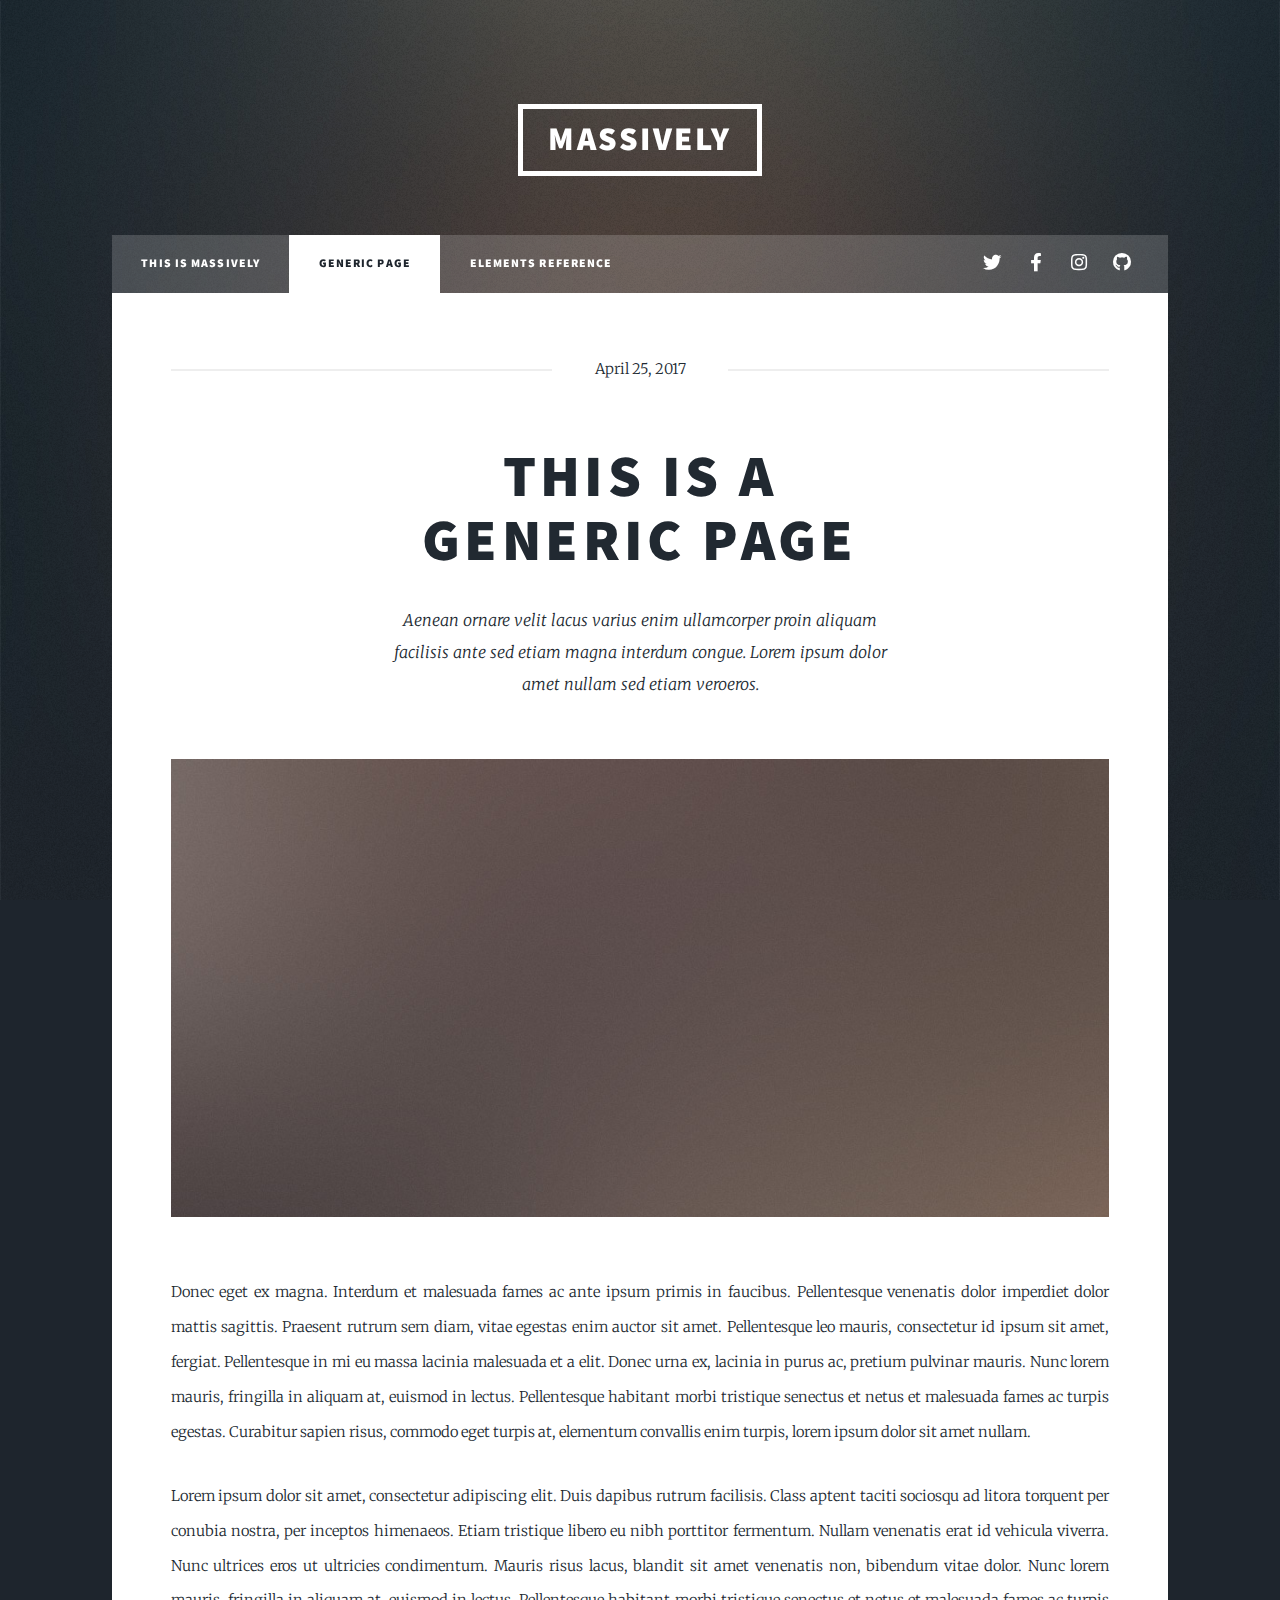
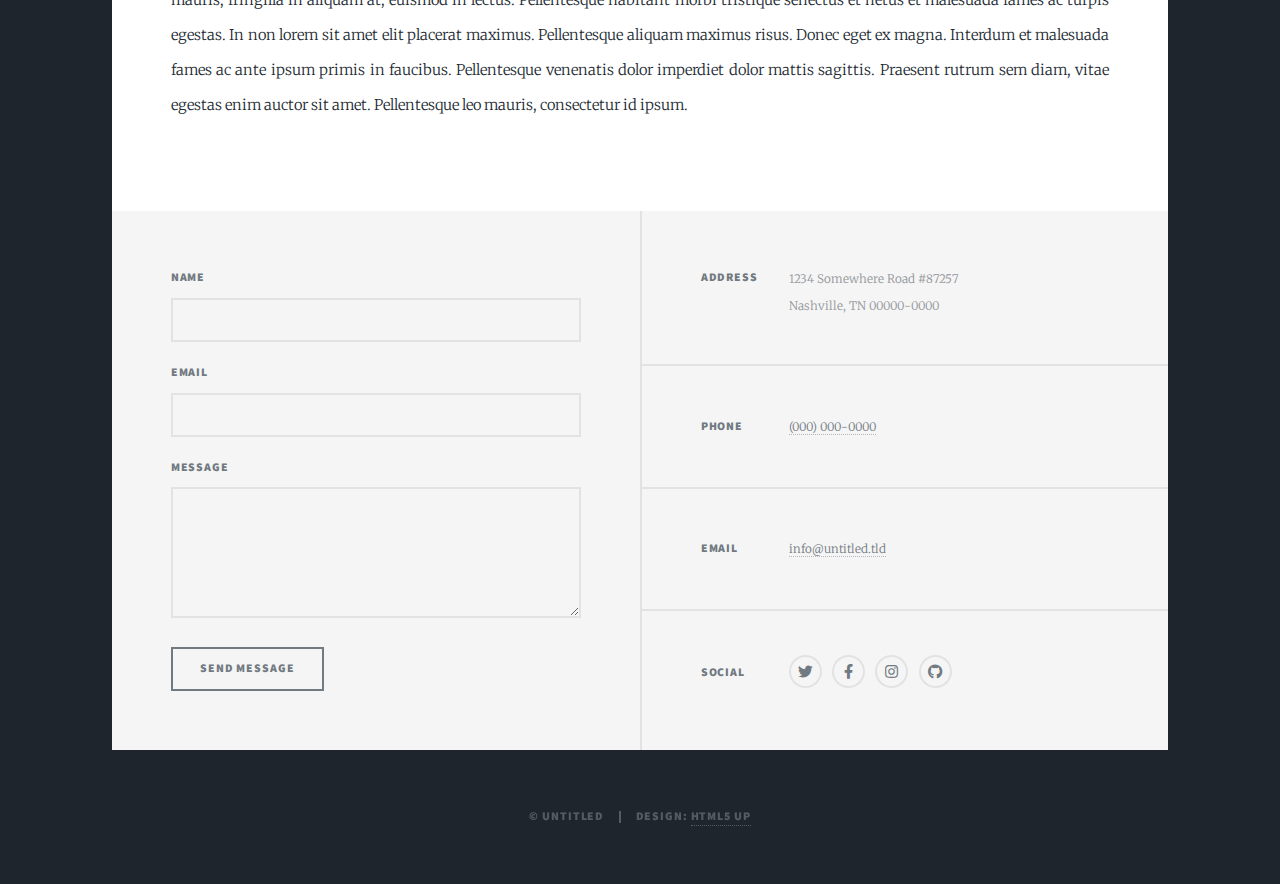
<file: generic.html>
<!DOCTYPE HTML>
<!--
	Massively by HTML5 UP
	html5up.net | @ajlkn
	Free for personal and commercial use under the CCA 3.0 license (html5up.net/license)
-->
<html>
	<head>
		<title>Generic Page - Massively by HTML5 UP</title>
		<meta charset="utf-8" />
		<meta name="viewport" content="width=device-width, initial-scale=1, user-scalable=no" />
		<link rel="stylesheet" href="assets/css/main.css" />
		<noscript><link rel="stylesheet" href="assets/css/noscript.css" /></noscript>
	</head>
	<body class="is-preload">

		<!-- Wrapper -->
			<div id="wrapper">

				<!-- Header -->
					<header id="header">
						<a href="index.html" class="logo">Massively</a>
					</header>

				<!-- Nav -->
					<nav id="nav">
						<ul class="links">
							<li><a href="index.html">This is Massively</a></li>
							<li class="active"><a href="generic.html">Generic Page</a></li>
							<li><a href="elements.html">Elements Reference</a></li>
						</ul>
						<ul class="icons">
							<li><a href="#" class="icon brands fa-twitter"><span class="label">Twitter</span></a></li>
							<li><a href="#" class="icon brands fa-facebook-f"><span class="label">Facebook</span></a></li>
							<li><a href="#" class="icon brands fa-instagram"><span class="label">Instagram</span></a></li>
							<li><a href="#" class="icon brands fa-github"><span class="label">GitHub</span></a></li>
						</ul>
					</nav>

				<!-- Main -->
					<div id="main">

						<!-- Post -->
							<section class="post">
								<header class="major">
									<span class="date">April 25, 2017</span>
									<h1>This is a<br />
									Generic Page</h1>
									<p>Aenean ornare velit lacus varius enim ullamcorper proin aliquam<br />
									facilisis ante sed etiam magna interdum congue. Lorem ipsum dolor<br />
									amet nullam sed etiam veroeros.</p>
								</header>
								<div class="image main"><img src="images/pic01.jpg" alt="" /></div>
								<p>Donec eget ex magna. Interdum et malesuada fames ac ante ipsum primis in faucibus. Pellentesque venenatis dolor imperdiet dolor mattis sagittis. Praesent rutrum sem diam, vitae egestas enim auctor sit amet. Pellentesque leo mauris, consectetur id ipsum sit amet, fergiat. Pellentesque in mi eu massa lacinia malesuada et a elit. Donec urna ex, lacinia in purus ac, pretium pulvinar mauris. Nunc lorem mauris, fringilla in aliquam at, euismod in lectus. Pellentesque habitant morbi tristique senectus et netus et malesuada fames ac turpis egestas. Curabitur sapien risus, commodo eget turpis at, elementum convallis enim turpis, lorem ipsum dolor sit amet nullam.</p>
								<p>Lorem ipsum dolor sit amet, consectetur adipiscing elit. Duis dapibus rutrum facilisis. Class aptent taciti sociosqu ad litora torquent per conubia nostra, per inceptos himenaeos. Etiam tristique libero eu nibh porttitor fermentum. Nullam venenatis erat id vehicula viverra. Nunc ultrices eros ut ultricies condimentum. Mauris risus lacus, blandit sit amet venenatis non, bibendum vitae dolor. Nunc lorem mauris, fringilla in aliquam at, euismod in lectus. Pellentesque habitant morbi tristique senectus et netus et malesuada fames ac turpis egestas. In non lorem sit amet elit placerat maximus. Pellentesque aliquam maximus risus. Donec eget ex magna. Interdum et malesuada fames ac ante ipsum primis in faucibus. Pellentesque venenatis dolor imperdiet dolor mattis sagittis. Praesent rutrum sem diam, vitae egestas enim auctor sit amet. Pellentesque leo mauris, consectetur id ipsum.</p>
							</section>

					</div>

				<!-- Footer -->
					<footer id="footer">
						<section>
							<form method="post" action="#">
								<div class="fields">
									<div class="field">
										<label for="name">Name</label>
										<input type="text" name="name" id="name" />
									</div>
									<div class="field">
										<label for="email">Email</label>
										<input type="text" name="email" id="email" />
									</div>
									<div class="field">
										<label for="message">Message</label>
										<textarea name="message" id="message" rows="3"></textarea>
									</div>
								</div>
								<ul class="actions">
									<li><input type="submit" value="Send Message" /></li>
								</ul>
							</form>
						</section>
						<section class="split contact">
							<section class="alt">
								<h3>Address</h3>
								<p>1234 Somewhere Road #87257<br />
								Nashville, TN 00000-0000</p>
							</section>
							<section>
								<h3>Phone</h3>
								<p><a href="#">(000) 000-0000</a></p>
							</section>
							<section>
								<h3>Email</h3>
								<p><a href="#">info@untitled.tld</a></p>
							</section>
							<section>
								<h3>Social</h3>
								<ul class="icons alt">
									<li><a href="#" class="icon brands alt fa-twitter"><span class="label">Twitter</span></a></li>
									<li><a href="#" class="icon brands alt fa-facebook-f"><span class="label">Facebook</span></a></li>
									<li><a href="#" class="icon brands alt fa-instagram"><span class="label">Instagram</span></a></li>
									<li><a href="#" class="icon brands alt fa-github"><span class="label">GitHub</span></a></li>
								</ul>
							</section>
						</section>
					</footer>

				<!-- Copyright -->
					<div id="copyright">
						<ul><li>&copy; Untitled</li><li>Design: <a href="https://html5up.net">HTML5 UP</a></li></ul>
					</div>

			</div>

		<!-- Scripts -->
			<script src="assets/js/jquery.min.js"></script>
			<script src="assets/js/jquery.scrollex.min.js"></script>
			<script src="assets/js/jquery.scrolly.min.js"></script>
			<script src="assets/js/browser.min.js"></script>
			<script src="assets/js/breakpoints.min.js"></script>
			<script src="assets/js/util.js"></script>
			<script src="assets/js/main.js"></script>

	</body>
</html>
</file>
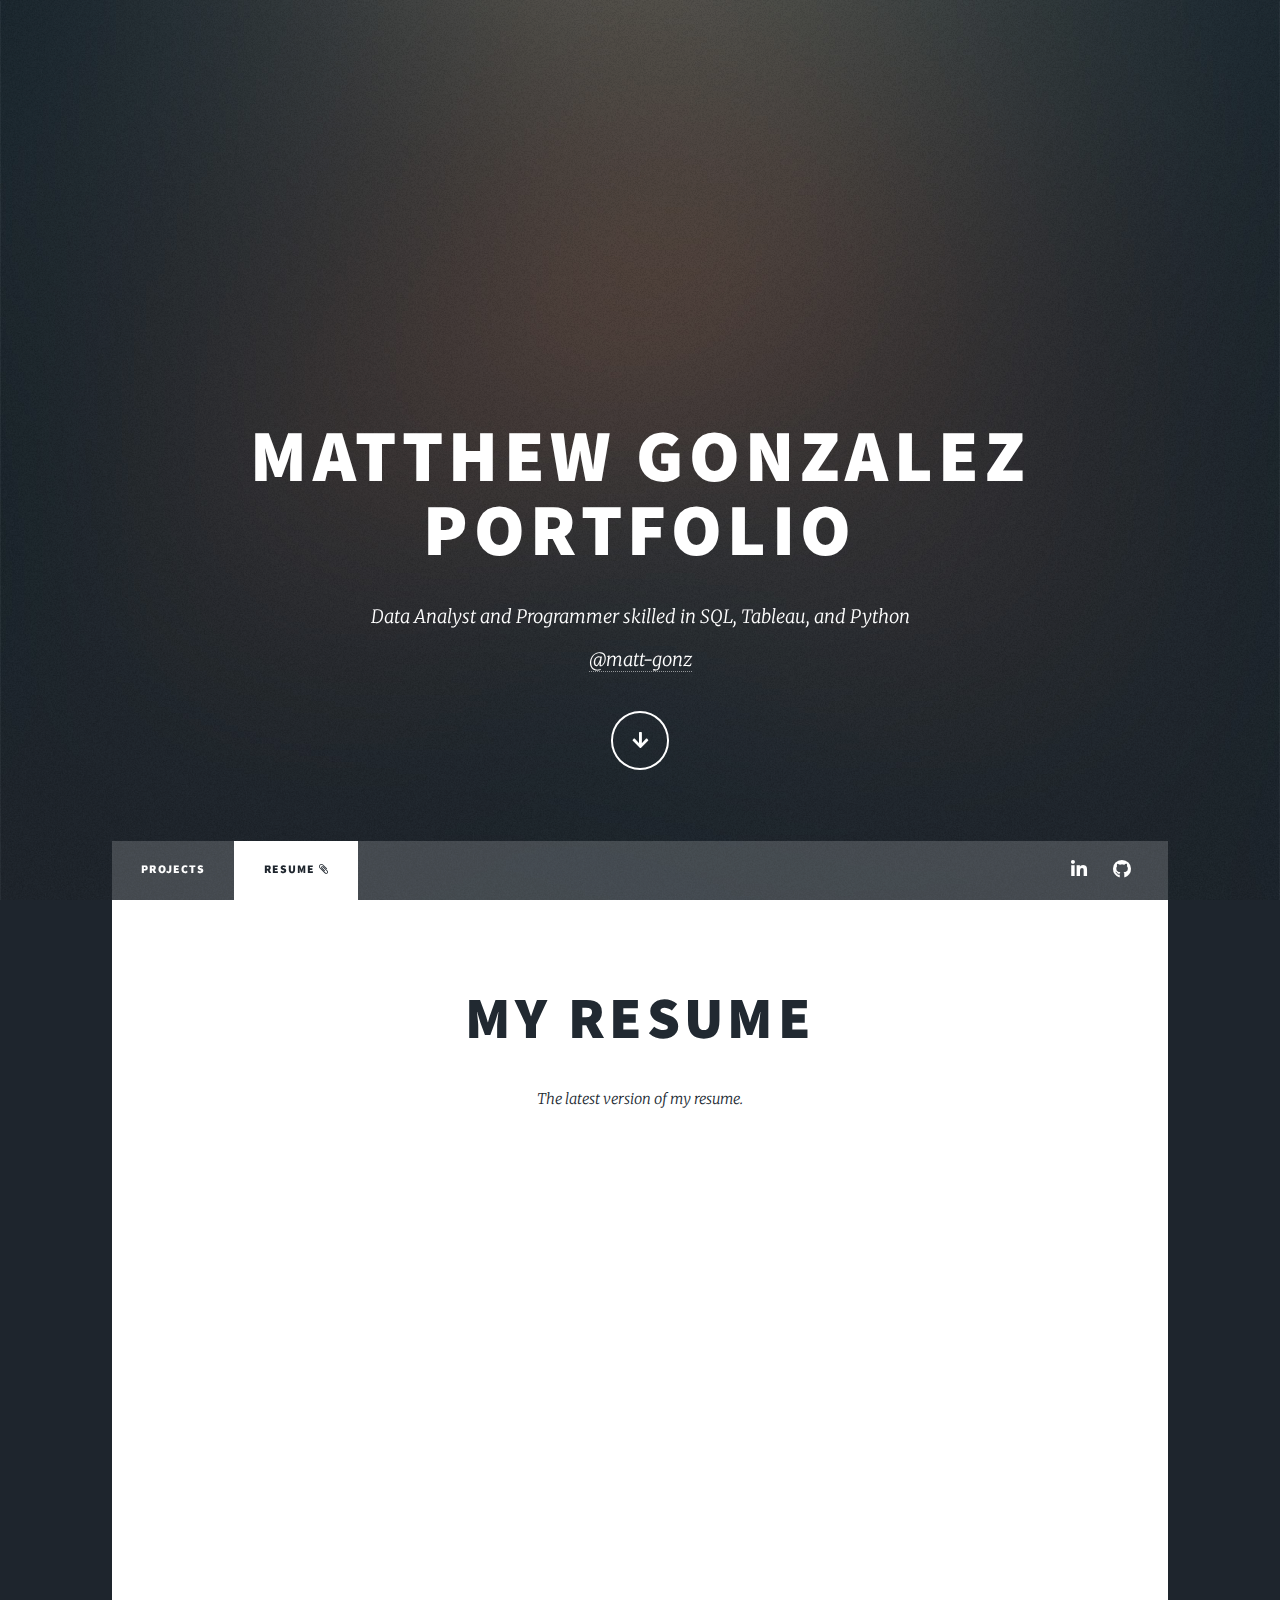
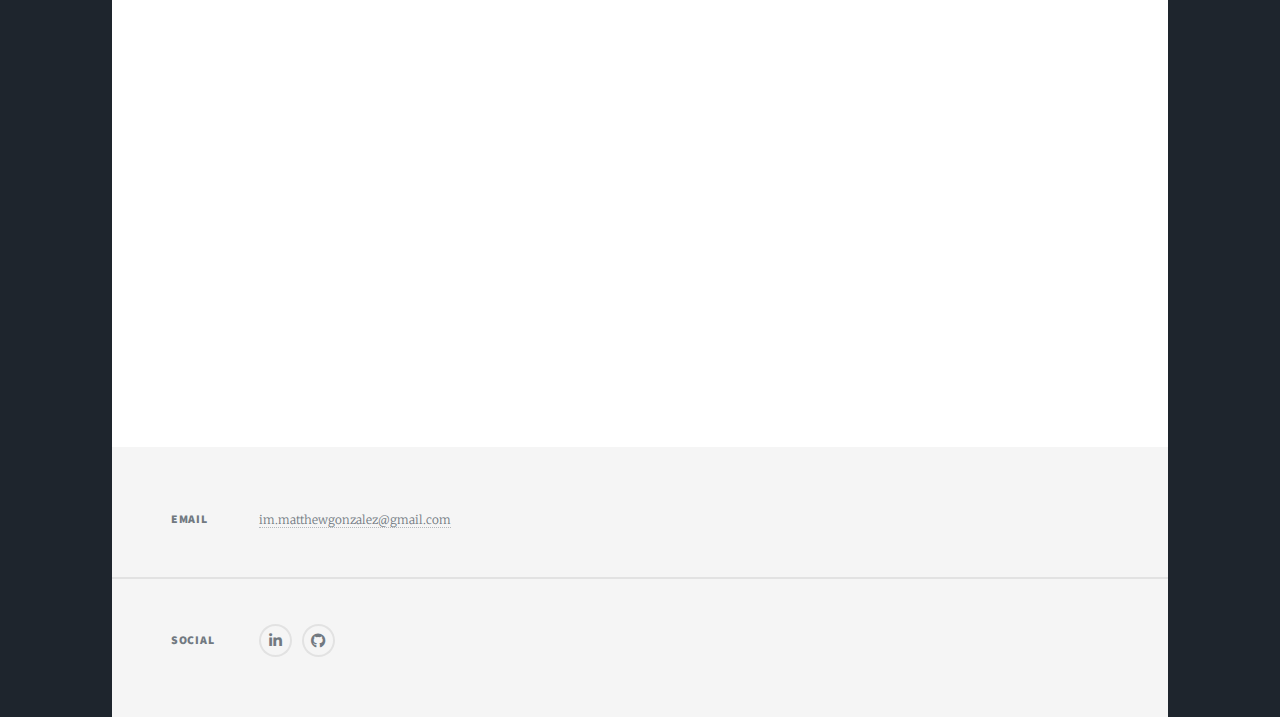
<file: resume.html>
<!DOCTYPE HTML>
<!--
	Massively by HTML5 UP
	html5up.net | @ajlkn
	Free for personal and commercial use under the CCA 3.0 license (html5up.net/license)
-->
<html>
	<head>
		<title>Matthew Gonzalez</title>
		<meta charset="utf-8" />
		<meta name="viewport" content="width=device-width, initial-scale=1, user-scalable=no" />
		<link rel="stylesheet" href="assets/css/main.css" />
		<link rel="stylesheet" href="https://cdnjs.cloudflare.com/ajax/libs/font-awesome/4.7.0/css/font-awesome.min.css">
		<noscript><link rel="stylesheet" href="assets/css/noscript.css" /></noscript>
	</head>
	<body class="is-preload">

		<!-- Wrapper -->
			<div id="wrapper" class="fade-in">

				<!-- Intro -->
					<div id="intro">
						<h1>Matthew Gonzalez<br />
						Portfolio</h1>
						<p>Data Analyst and Programmer skilled in SQL, Tableau, and Python<br>
							<a href="https://github.com/matt-gonz" target="_blank">@matt-gonz</a>
						</p>
						<ul class="actions">
							<li><a href="#header" class="button icon solid solo fa-arrow-down scrolly">Continue</a></li>
						</ul>
					</div>

				<!-- Header -->
					<header id="header">
						<a href="index.html" class="logo">Matthew Gonzalez</a>
					</header>

				<!-- Nav -->
					<nav id="nav">
						<ul class="links">
							<li ><a href="index.html">Projects</a></li>
							<li class="active"><a href="resume.html">Resume <i class="fa fa-paperclip"></i></a></li>
						</ul>
						<ul class="icons">
							<li><a href="https://www.linkedin.com/in/matthew-gonzalez-b4a402130/" target="_blank" class="icon brands alt fa-linkedin"><span class="label">LinkedIn</span></a></li>
							<li><a href="https://github.com/matt-gonz" target="_blank" class="icon brands alt fa-github"><span class="label">GitHub</span></a></li>
						</ul>
					</nav>

				<!-- Main -->
					<div id="main">
						<!-- Featured Post -->
						<article class="post featured">
							<header class="major">
								<h2><a href="">My Resume<br />
								</a></h2>
								<p>The latest version of my resume.<br />
								</p>
							</header>
							<iframe src="images/Resume-Matthew-Gonzalez.pdf" width="100%" height=auto></iframe>
						</article>
					</div>

				<!-- Footer -->
					<footer id="footer">
						<section class="split contact">

							<section>
								<h3>Email</h3>
								<p><a href="#">im.matthewgonzalez@gmail.com</a></p>
							</section>
							<section>
								<h3>Social</h3>
								<ul class="icons alt">
									<li><a href="https://www.linkedin.com/in/matthew-gonzalez-b4a402130/" target="_blank" class="icon brands alt fa-linkedin"><span class="label">LinkedIn</span></a></li>
									<li><a href="https://github.com/matt-gonz" target="_blank" class="icon brands alt fa-github"><span class="label">GitHub</span></a></li>
								</ul>
							</section>
						</section>
					</footer>



			</div>

		<!-- Scripts -->
			<script src="assets/js/jquery.min.js"></script>
			<script src="assets/js/jquery.scrollex.min.js"></script>
			<script src="assets/js/jquery.scrolly.min.js"></script>
			<script src="assets/js/browser.min.js"></script>
			<script src="assets/js/breakpoints.min.js"></script>
			<script src="assets/js/util.js"></script>
			<script src="assets/js/main.js"></script>

	</body>
</html>
</file>
<file: assets/css/main.css>
@import url(fontawesome-all.min.css);
@import url("https://fonts.googleapis.com/css?family=Merriweather:300,700,300italic,700italic|Source+Sans+Pro:900");

/*
	Massively by HTML5 UP
	html5up.net | @ajlkn
	Free for personal and commercial use under the CCA 3.0 license (html5up.net/license)
*/

html, body, div, span, applet, object,
iframe, h1, h2, h3, h4, h5, h6, p, blockquote,
pre, a, abbr, acronym, address, big, cite,
code, del, dfn, em, img, ins, kbd, q, s, samp,
small, strike, strong, sub, sup, tt, var, b,
u, i, center, dl, dt, dd, ol, ul, li, fieldset,
form, label, legend, table, caption, tbody,
tfoot, thead, tr, th, td, article, aside,
canvas, details, embed, figure, figcaption,
footer, header, hgroup, menu, nav, output, ruby,
section, summary, time, mark, audio, video {
	margin: 0;
	padding: 0;
	border: 0;
	font-size: 100%;
	font: inherit;
	vertical-align: baseline;}

article, aside, details, figcaption, figure,
footer, header, hgroup, menu, nav, section {
	display: block;}

body {
	line-height: 1;
}

ol, ul {
	list-style: none;
}

blockquote, q {
	quotes: none;
}

	blockquote:before, blockquote:after, q:before, q:after {
		content: '';
		content: none;
	}

table {
	border-collapse: collapse;
	border-spacing: 0;
}

body {
	-webkit-text-size-adjust: none;
}

mark {
	background-color: transparent;
	color: inherit;
}

input::-moz-focus-inner {
	border: 0;
	padding: 0;
}

input, select, textarea {
	-moz-appearance: none;
	-webkit-appearance: none;
	-ms-appearance: none;
	appearance: none;
}

/* Basic */

	@-ms-viewport {
		width: device-width;
	}

	body {
		-ms-overflow-style: scrollbar;
	}

	@media screen and (max-width: 480px) {

		html, body {
			min-width: 320px;
		}

	}

	html {
		box-sizing: border-box;
	}

	*, *:before, *:after {
		box-sizing: inherit;
	}

	body {
		background-color: #1e252d;
	}

		body.is-preload *, body.is-preload *:before, body.is-preload *:after {
			-moz-animation: none !important;
			-webkit-animation: none !important;
			-ms-animation: none !important;
			animation: none !important;
			-moz-transition: none !important;
			-webkit-transition: none !important;
			-ms-transition: none !important;
			transition: none !important;
		}

/* Type */

	html {
		font-size: 16pt;
	}

		@media screen and (max-width: 1680px) {

			html {
				font-size: 12pt;
			}

		}

		@media screen and (max-width: 1280px) {

			html {
				font-size: 11pt;
			}

		}

		@media screen and (max-width: 360px) {

			html {
				font-size: 10pt;
			}

		}

	body {
		color: #212931;
	}

	body, input, select, textarea {
		font-family: "Merriweather", Georgia, serif;
		font-weight: 300;
		font-size: 1rem;
		line-height: 2.375;
	}

	a {
		-moz-transition: color 0.2s ease-in-out, background-color 0.2s ease-in-out, border-color 0.2s ease-in-out, box-shadow 0.2s ease-in-out;
		-webkit-transition: color 0.2s ease-in-out, background-color 0.2s ease-in-out, border-color 0.2s ease-in-out, box-shadow 0.2s ease-in-out;
		-ms-transition: color 0.2s ease-in-out, background-color 0.2s ease-in-out, border-color 0.2s ease-in-out, box-shadow 0.2s ease-in-out;
		transition: color 0.2s ease-in-out, background-color 0.2s ease-in-out, border-color 0.2s ease-in-out, box-shadow 0.2s ease-in-out;
		border-bottom: dotted 1px;
		text-decoration: none;
	}

		a:hover {
			border-bottom-color: transparent;
		}

	strong, b {
		font-weight: 600;
	}

	em, i {
		font-style: italic;
	}

	p {
		text-align: justify;
		margin: 0 0 2rem 0;
	}

	h1, h2, h3, h4, h5, h6 {
		font-family: "Source Sans Pro", Helvetica, sans-serif;
		font-weight: 900;
		line-height: 1.5;
		letter-spacing: 0.075em;
		text-transform: uppercase;
		margin: 0 0 1rem 0;
	}

		h1 a, h2 a, h3 a, h4 a, h5 a, h6 a {
			border-bottom: 0;
			color: inherit;
			text-decoration: none;
		}

	h1 {
		font-size: 4rem;
		line-height: 1.1;
		margin: 0 0 2rem 0;
	}

	h2 {
		font-size: 1.75rem;
		line-height: 1.3;
		margin: 0 0 1.5rem 0;
	}

	h3 {
		font-size: 1.25rem;
		margin: 0 0 1.5rem 0;
	}

	h4 {
		font-size: 1rem;
	}

	h5 {
		font-size: 0.9rem;
	}

	h6 {
		font-size: 0.8rem;
	}

	sub {
		font-size: 0.8rem;
		position: relative;
		top: 0.5rem;
	}

	sup {
		font-size: 0.8rem;
		position: relative;
		top: -0.5rem;
	}

	blockquote {
		border-left: solid 4px;
		font-style: italic;
		margin: 0 0 2rem 0;
		padding: 0.5rem 0 0.5rem 2rem;
	}

	code {
		border: solid 2px;
		font-family: "Courier New", monospace;
		font-size: 0.9rem;
		margin: 0 0.25rem;
		padding: 0.25rem 0.65rem;
	}

	pre {
		-webkit-overflow-scrolling: touch;
		font-family: "Courier New", monospace;
		font-size: 0.9rem;
		margin: 0 0 2rem 0;
	}

		pre code {
			display: block;
			line-height: 1.75;
			padding: 1rem 1.5rem;
			overflow-x: auto;
		}

	hr {
		border: 0;
		border-bottom: solid 2px;
		margin: 3rem 0;
	}

		hr.major {
			margin: 5rem 0;
		}

	.align-left {
		text-align: left;
	}

	.align-center {
		text-align: center;
	}

	.align-right {
		text-align: right;
	}

	input, select, textarea {
		color: #212931;
	}

	a {
		color: #212931;
		border-bottom-color: rgba(33, 41, 49, 0.5);
	}

		a:hover {
			border-bottom-color: transparent;
			color: #18bfef !important;
		}

	strong, b {
		color: #212931;
	}

	h1, h2, h3, h4, h5, h6 {
		color: #212931;
	}

	blockquote {
		border-left-color: #eeeeee;
	}

	code {
		background: rgba(220, 220, 220, 0.25);
		border-color: #eeeeee;
	}

	hr {
		border-bottom-color: #eeeeee;
	}

/* Row */

	.row {
		display: flex;
		flex-wrap: wrap;
		box-sizing: border-box;
		align-items: stretch;
	}

		.row > * {
			box-sizing: border-box;
		}

		.row.gtr-uniform > * > :last-child {
			margin-bottom: 0;
		}

		.row.aln-left {
			justify-content: flex-start;
		}

		.row.aln-center {
			justify-content: center;
		}

		.row.aln-right {
			justify-content: flex-end;
		}

		.row.aln-top {
			align-items: flex-start;
		}

		.row.aln-middle {
			align-items: center;
		}

		.row.aln-bottom {
			align-items: flex-end;
		}

		.row > .imp {
			order: -1;
		}

		.row > .col-1 {
			width: 8.33333%;
		}

		.row > .off-1 {
			margin-left: 8.33333%;
		}

		.row > .col-2 {
			width: 16.66667%;
		}

		.row > .off-2 {
			margin-left: 16.66667%;
		}

		.row > .col-3 {
			width: 25%;
		}

		.row > .off-3 {
			margin-left: 25%;
		}

		.row > .col-4 {
			width: 33.33333%;
		}

		.row > .off-4 {
			margin-left: 33.33333%;
		}

		.row > .col-5 {
			width: 41.66667%;
		}

		.row > .off-5 {
			margin-left: 41.66667%;
		}

		.row > .col-6 {
			width: 50%;
		}

		.row > .off-6 {
			margin-left: 50%;
		}

		.row > .col-7 {
			width: 58.33333%;
		}

		.row > .off-7 {
			margin-left: 58.33333%;
		}

		.row > .col-8 {
			width: 66.66667%;
		}

		.row > .off-8 {
			margin-left: 66.66667%;
		}

		.row > .col-9 {
			width: 75%;
		}

		.row > .off-9 {
			margin-left: 75%;
		}

		.row > .col-10 {
			width: 83.33333%;
		}

		.row > .off-10 {
			margin-left: 83.33333%;
		}

		.row > .col-11 {
			width: 91.66667%;
		}

		.row > .off-11 {
			margin-left: 91.66667%;
		}

		.row > .col-12 {
			width: 100%;
		}

		.row > .off-12 {
			margin-left: 100%;
		}

		.row.gtr-0 {
			margin-top: 0;
			margin-left: 0rem;
		}

			.row.gtr-0 > * {
				padding: 0 0 0 0rem;
			}

			.row.gtr-0.gtr-uniform {
				margin-top: 0rem;
			}

				.row.gtr-0.gtr-uniform > * {
					padding-top: 0rem;
				}

		.row.gtr-25 {
			margin-top: 0;
			margin-left: -0.375rem;
		}

			.row.gtr-25 > * {
				padding: 0 0 0 0.375rem;
			}

			.row.gtr-25.gtr-uniform {
				margin-top: -0.375rem;
			}

				.row.gtr-25.gtr-uniform > * {
					padding-top: 0.375rem;
				}

		.row.gtr-50 {
			margin-top: 0;
			margin-left: -0.75rem;
		}

			.row.gtr-50 > * {
				padding: 0 0 0 0.75rem;
			}

			.row.gtr-50.gtr-uniform {
				margin-top: -0.75rem;
			}

				.row.gtr-50.gtr-uniform > * {
					padding-top: 0.75rem;
				}

		.row {
			margin-top: 0;
			margin-left: -1.5rem;
		}

			.row > * {
				padding: 0 0 0 1.5rem;
			}

			.row.gtr-uniform {
				margin-top: -1.5rem;
			}

				.row.gtr-uniform > * {
					padding-top: 1.5rem;
				}

		.row.gtr-150 {
			margin-top: 0;
			margin-left: -2.25rem;
		}

			.row.gtr-150 > * {
				padding: 0 0 0 2.25rem;
			}

			.row.gtr-150.gtr-uniform {
				margin-top: -2.25rem;
			}

				.row.gtr-150.gtr-uniform > * {
					padding-top: 2.25rem;
				}

		.row.gtr-200 {
			margin-top: 0;
			margin-left: -3rem;
		}

			.row.gtr-200 > * {
				padding: 0 0 0 3rem;
			}

			.row.gtr-200.gtr-uniform {
				margin-top: -3rem;
			}

				.row.gtr-200.gtr-uniform > * {
					padding-top: 3rem;
				}

		@media screen and (max-width: 1680px) {

			.row {
				display: flex;
				flex-wrap: wrap;
				box-sizing: border-box;
				align-items: stretch;
			}

				.row > * {
					box-sizing: border-box;
				}

				.row.gtr-uniform > * > :last-child {
					margin-bottom: 0;
				}

				.row.aln-left {
					justify-content: flex-start;
				}

				.row.aln-center {
					justify-content: center;
				}

				.row.aln-right {
					justify-content: flex-end;
				}

				.row.aln-top {
					align-items: flex-start;
				}

				.row.aln-middle {
					align-items: center;
				}

				.row.aln-bottom {
					align-items: flex-end;
				}

				.row > .imp-xlarge {
					order: -1;
				}

				.row > .col-1-xlarge {
					width: 8.33333%;
				}

				.row > .off-1-xlarge {
					margin-left: 8.33333%;
				}

				.row > .col-2-xlarge {
					width: 16.66667%;
				}

				.row > .off-2-xlarge {
					margin-left: 16.66667%;
				}

				.row > .col-3-xlarge {
					width: 25%;
				}

				.row > .off-3-xlarge {
					margin-left: 25%;
				}

				.row > .col-4-xlarge {
					width: 33.33333%;
				}

				.row > .off-4-xlarge {
					margin-left: 33.33333%;
				}

				.row > .col-5-xlarge {
					width: 41.66667%;
				}

				.row > .off-5-xlarge {
					margin-left: 41.66667%;
				}

				.row > .col-6-xlarge {
					width: 50%;
				}

				.row > .off-6-xlarge {
					margin-left: 50%;
				}

				.row > .col-7-xlarge {
					width: 58.33333%;
				}

				.row > .off-7-xlarge {
					margin-left: 58.33333%;
				}

				.row > .col-8-xlarge {
					width: 66.66667%;
				}

				.row > .off-8-xlarge {
					margin-left: 66.66667%;
				}

				.row > .col-9-xlarge {
					width: 75%;
				}

				.row > .off-9-xlarge {
					margin-left: 75%;
				}

				.row > .col-10-xlarge {
					width: 83.33333%;
				}

				.row > .off-10-xlarge {
					margin-left: 83.33333%;
				}

				.row > .col-11-xlarge {
					width: 91.66667%;
				}

				.row > .off-11-xlarge {
					margin-left: 91.66667%;
				}

				.row > .col-12-xlarge {
					width: 100%;
				}

				.row > .off-12-xlarge {
					margin-left: 100%;
				}

				.row.gtr-0 {
					margin-top: 0;
					margin-left: 0rem;
				}

					.row.gtr-0 > * {
						padding: 0 0 0 0rem;
					}

					.row.gtr-0.gtr-uniform {
						margin-top: 0rem;
					}

						.row.gtr-0.gtr-uniform > * {
							padding-top: 0rem;
						}

				.row.gtr-25 {
					margin-top: 0;
					margin-left: -0.375rem;
				}

					.row.gtr-25 > * {
						padding: 0 0 0 0.375rem;
					}

					.row.gtr-25.gtr-uniform {
						margin-top: -0.375rem;
					}

						.row.gtr-25.gtr-uniform > * {
							padding-top: 0.375rem;
						}

				.row.gtr-50 {
					margin-top: 0;
					margin-left: -0.75rem;
				}

					.row.gtr-50 > * {
						padding: 0 0 0 0.75rem;
					}

					.row.gtr-50.gtr-uniform {
						margin-top: -0.75rem;
					}

						.row.gtr-50.gtr-uniform > * {
							padding-top: 0.75rem;
						}

				.row {
					margin-top: 0;
					margin-left: -1.5rem;
				}

					.row > * {
						padding: 0 0 0 1.5rem;
					}

					.row.gtr-uniform {
						margin-top: -1.5rem;
					}

						.row.gtr-uniform > * {
							padding-top: 1.5rem;
						}

				.row.gtr-150 {
					margin-top: 0;
					margin-left: -2.25rem;
				}

					.row.gtr-150 > * {
						padding: 0 0 0 2.25rem;
					}

					.row.gtr-150.gtr-uniform {
						margin-top: -2.25rem;
					}

						.row.gtr-150.gtr-uniform > * {
							padding-top: 2.25rem;
						}

				.row.gtr-200 {
					margin-top: 0;
					margin-left: -3rem;
				}

					.row.gtr-200 > * {
						padding: 0 0 0 3rem;
					}

					.row.gtr-200.gtr-uniform {
						margin-top: -3rem;
					}

						.row.gtr-200.gtr-uniform > * {
							padding-top: 3rem;
						}

		}

		@media screen and (max-width: 1280px) {

			.row {
				display: flex;
				flex-wrap: wrap;
				box-sizing: border-box;
				align-items: stretch;
			}

				.row > * {
					box-sizing: border-box;
				}

				.row.gtr-uniform > * > :last-child {
					margin-bottom: 0;
				}

				.row.aln-left {
					justify-content: flex-start;
				}

				.row.aln-center {
					justify-content: center;
				}

				.row.aln-right {
					justify-content: flex-end;
				}

				.row.aln-top {
					align-items: flex-start;
				}

				.row.aln-middle {
					align-items: center;
				}

				.row.aln-bottom {
					align-items: flex-end;
				}

				.row > .imp-large {
					order: -1;
				}

				.row > .col-1-large {
					width: 8.33333%;
				}

				.row > .off-1-large {
					margin-left: 8.33333%;
				}

				.row > .col-2-large {
					width: 16.66667%;
				}

				.row > .off-2-large {
					margin-left: 16.66667%;
				}

				.row > .col-3-large {
					width: 25%;
				}

				.row > .off-3-large {
					margin-left: 25%;
				}

				.row > .col-4-large {
					width: 33.33333%;
				}

				.row > .off-4-large {
					margin-left: 33.33333%;
				}

				.row > .col-5-large {
					width: 41.66667%;
				}

				.row > .off-5-large {
					margin-left: 41.66667%;
				}

				.row > .col-6-large {
					width: 50%;
				}

				.row > .off-6-large {
					margin-left: 50%;
				}

				.row > .col-7-large {
					width: 58.33333%;
				}

				.row > .off-7-large {
					margin-left: 58.33333%;
				}

				.row > .col-8-large {
					width: 66.66667%;
				}

				.row > .off-8-large {
					margin-left: 66.66667%;
				}

				.row > .col-9-large {
					width: 75%;
				}

				.row > .off-9-large {
					margin-left: 75%;
				}

				.row > .col-10-large {
					width: 83.33333%;
				}

				.row > .off-10-large {
					margin-left: 83.33333%;
				}

				.row > .col-11-large {
					width: 91.66667%;
				}

				.row > .off-11-large {
					margin-left: 91.66667%;
				}

				.row > .col-12-large {
					width: 100%;
				}

				.row > .off-12-large {
					margin-left: 100%;
				}

				.row.gtr-0 {
					margin-top: 0;
					margin-left: 0rem;
				}

					.row.gtr-0 > * {
						padding: 0 0 0 0rem;
					}

					.row.gtr-0.gtr-uniform {
						margin-top: 0rem;
					}

						.row.gtr-0.gtr-uniform > * {
							padding-top: 0rem;
						}

				.row.gtr-25 {
					margin-top: 0;
					margin-left: -0.375rem;
				}

					.row.gtr-25 > * {
						padding: 0 0 0 0.375rem;
					}

					.row.gtr-25.gtr-uniform {
						margin-top: -0.375rem;
					}

						.row.gtr-25.gtr-uniform > * {
							padding-top: 0.375rem;
						}

				.row.gtr-50 {
					margin-top: 0;
					margin-left: -0.75rem;
				}

					.row.gtr-50 > * {
						padding: 0 0 0 0.75rem;
					}

					.row.gtr-50.gtr-uniform {
						margin-top: -0.75rem;
					}

						.row.gtr-50.gtr-uniform > * {
							padding-top: 0.75rem;
						}

				.row {
					margin-top: 0;
					margin-left: -1.5rem;
				}

					.row > * {
						padding: 0 0 0 1.5rem;
					}

					.row.gtr-uniform {
						margin-top: -1.5rem;
					}

						.row.gtr-uniform > * {
							padding-top: 1.5rem;
						}

				.row.gtr-150 {
					margin-top: 0;
					margin-left: -2.25rem;
				}

					.row.gtr-150 > * {
						padding: 0 0 0 2.25rem;
					}

					.row.gtr-150.gtr-uniform {
						margin-top: -2.25rem;
					}

						.row.gtr-150.gtr-uniform > * {
							padding-top: 2.25rem;
						}

				.row.gtr-200 {
					margin-top: 0;
					margin-left: -3rem;
				}

					.row.gtr-200 > * {
						padding: 0 0 0 3rem;
					}

					.row.gtr-200.gtr-uniform {
						margin-top: -3rem;
					}

						.row.gtr-200.gtr-uniform > * {
							padding-top: 3rem;
						}

		}

		@media screen and (max-width: 980px) {

			.row {
				display: flex;
				flex-wrap: wrap;
				box-sizing: border-box;
				align-items: stretch;
			}

				.row > * {
					box-sizing: border-box;
				}

				.row.gtr-uniform > * > :last-child {
					margin-bottom: 0;
				}

				.row.aln-left {
					justify-content: flex-start;
				}

				.row.aln-center {
					justify-content: center;
				}

				.row.aln-right {
					justify-content: flex-end;
				}

				.row.aln-top {
					align-items: flex-start;
				}

				.row.aln-middle {
					align-items: center;
				}

				.row.aln-bottom {
					align-items: flex-end;
				}

				.row > .imp-medium {
					order: -1;
				}

				.row > .col-1-medium {
					width: 8.33333%;
				}

				.row > .off-1-medium {
					margin-left: 8.33333%;
				}

				.row > .col-2-medium {
					width: 16.66667%;
				}

				.row > .off-2-medium {
					margin-left: 16.66667%;
				}

				.row > .col-3-medium {
					width: 25%;
				}

				.row > .off-3-medium {
					margin-left: 25%;
				}

				.row > .col-4-medium {
					width: 33.33333%;
				}

				.row > .off-4-medium {
					margin-left: 33.33333%;
				}

				.row > .col-5-medium {
					width: 41.66667%;
				}

				.row > .off-5-medium {
					margin-left: 41.66667%;
				}

				.row > .col-6-medium {
					width: 50%;
				}

				.row > .off-6-medium {
					margin-left: 50%;
				}

				.row > .col-7-medium {
					width: 58.33333%;
				}

				.row > .off-7-medium {
					margin-left: 58.33333%;
				}

				.row > .col-8-medium {
					width: 66.66667%;
				}

				.row > .off-8-medium {
					margin-left: 66.66667%;
				}

				.row > .col-9-medium {
					width: 75%;
				}

				.row > .off-9-medium {
					margin-left: 75%;
				}

				.row > .col-10-medium {
					width: 83.33333%;
				}

				.row > .off-10-medium {
					margin-left: 83.33333%;
				}

				.row > .col-11-medium {
					width: 91.66667%;
				}

				.row > .off-11-medium {
					margin-left: 91.66667%;
				}

				.row > .col-12-medium {
					width: 100%;
				}

				.row > .off-12-medium {
					margin-left: 100%;
				}

				.row.gtr-0 {
					margin-top: 0;
					margin-left: 0rem;
				}

					.row.gtr-0 > * {
						padding: 0 0 0 0rem;
					}

					.row.gtr-0.gtr-uniform {
						margin-top: 0rem;
					}

						.row.gtr-0.gtr-uniform > * {
							padding-top: 0rem;
						}

				.row.gtr-25 {
					margin-top: 0;
					margin-left: -0.375rem;
				}

					.row.gtr-25 > * {
						padding: 0 0 0 0.375rem;
					}

					.row.gtr-25.gtr-uniform {
						margin-top: -0.375rem;
					}

						.row.gtr-25.gtr-uniform > * {
							padding-top: 0.375rem;
						}

				.row.gtr-50 {
					margin-top: 0;
					margin-left: -0.75rem;
				}

					.row.gtr-50 > * {
						padding: 0 0 0 0.75rem;
					}

					.row.gtr-50.gtr-uniform {
						margin-top: -0.75rem;
					}

						.row.gtr-50.gtr-uniform > * {
							padding-top: 0.75rem;
						}

				.row {
					margin-top: 0;
					margin-left: -1.5rem;
				}

					.row > * {
						padding: 0 0 0 1.5rem;
					}

					.row.gtr-uniform {
						margin-top: -1.5rem;
					}

						.row.gtr-uniform > * {
							padding-top: 1.5rem;
						}

				.row.gtr-150 {
					margin-top: 0;
					margin-left: -2.25rem;
				}

					.row.gtr-150 > * {
						padding: 0 0 0 2.25rem;
					}

					.row.gtr-150.gtr-uniform {
						margin-top: -2.25rem;
					}

						.row.gtr-150.gtr-uniform > * {
							padding-top: 2.25rem;
						}

				.row.gtr-200 {
					margin-top: 0;
					margin-left: -3rem;
				}

					.row.gtr-200 > * {
						padding: 0 0 0 3rem;
					}

					.row.gtr-200.gtr-uniform {
						margin-top: -3rem;
					}

						.row.gtr-200.gtr-uniform > * {
							padding-top: 3rem;
						}

		}

		@media screen and (max-width: 736px) {

			.row {
				display: flex;
				flex-wrap: wrap;
				box-sizing: border-box;
				align-items: stretch;
			}

				.row > * {
					box-sizing: border-box;
				}

				.row.gtr-uniform > * > :last-child {
					margin-bottom: 0;
				}

				.row.aln-left {
					justify-content: flex-start;
				}

				.row.aln-center {
					justify-content: center;
				}

				.row.aln-right {
					justify-content: flex-end;
				}

				.row.aln-top {
					align-items: flex-start;
				}

				.row.aln-middle {
					align-items: center;
				}

				.row.aln-bottom {
					align-items: flex-end;
				}

				.row > .imp-small {
					order: -1;
				}

				.row > .col-1-small {
					width: 8.33333%;
				}

				.row > .off-1-small {
					margin-left: 8.33333%;
				}

				.row > .col-2-small {
					width: 16.66667%;
				}

				.row > .off-2-small {
					margin-left: 16.66667%;
				}

				.row > .col-3-small {
					width: 25%;
				}

				.row > .off-3-small {
					margin-left: 25%;
				}

				.row > .col-4-small {
					width: 33.33333%;
				}

				.row > .off-4-small {
					margin-left: 33.33333%;
				}

				.row > .col-5-small {
					width: 41.66667%;
				}

				.row > .off-5-small {
					margin-left: 41.66667%;
				}

				.row > .col-6-small {
					width: 50%;
				}

				.row > .off-6-small {
					margin-left: 50%;
				}

				.row > .col-7-small {
					width: 58.33333%;
				}

				.row > .off-7-small {
					margin-left: 58.33333%;
				}

				.row > .col-8-small {
					width: 66.66667%;
				}

				.row > .off-8-small {
					margin-left: 66.66667%;
				}

				.row > .col-9-small {
					width: 75%;
				}

				.row > .off-9-small {
					margin-left: 75%;
				}

				.row > .col-10-small {
					width: 83.33333%;
				}

				.row > .off-10-small {
					margin-left: 83.33333%;
				}

				.row > .col-11-small {
					width: 91.66667%;
				}

				.row > .off-11-small {
					margin-left: 91.66667%;
				}

				.row > .col-12-small {
					width: 100%;
				}

				.row > .off-12-small {
					margin-left: 100%;
				}

				.row.gtr-0 {
					margin-top: 0;
					margin-left: 0rem;
				}

					.row.gtr-0 > * {
						padding: 0 0 0 0rem;
					}

					.row.gtr-0.gtr-uniform {
						margin-top: 0rem;
					}

						.row.gtr-0.gtr-uniform > * {
							padding-top: 0rem;
						}

				.row.gtr-25 {
					margin-top: 0;
					margin-left: -0.375rem;
				}

					.row.gtr-25 > * {
						padding: 0 0 0 0.375rem;
					}

					.row.gtr-25.gtr-uniform {
						margin-top: -0.375rem;
					}

						.row.gtr-25.gtr-uniform > * {
							padding-top: 0.375rem;
						}

				.row.gtr-50 {
					margin-top: 0;
					margin-left: -0.75rem;
				}

					.row.gtr-50 > * {
						padding: 0 0 0 0.75rem;
					}

					.row.gtr-50.gtr-uniform {
						margin-top: -0.75rem;
					}

						.row.gtr-50.gtr-uniform > * {
							padding-top: 0.75rem;
						}

				.row {
					margin-top: 0;
					margin-left: -1.5rem;
				}

					.row > * {
						padding: 0 0 0 1.5rem;
					}

					.row.gtr-uniform {
						margin-top: -1.5rem;
					}

						.row.gtr-uniform > * {
							padding-top: 1.5rem;
						}

				.row.gtr-150 {
					margin-top: 0;
					margin-left: -2.25rem;
				}

					.row.gtr-150 > * {
						padding: 0 0 0 2.25rem;
					}

					.row.gtr-150.gtr-uniform {
						margin-top: -2.25rem;
					}

						.row.gtr-150.gtr-uniform > * {
							padding-top: 2.25rem;
						}

				.row.gtr-200 {
					margin-top: 0;
					margin-left: -3rem;
				}

					.row.gtr-200 > * {
						padding: 0 0 0 3rem;
					}

					.row.gtr-200.gtr-uniform {
						margin-top: -3rem;
					}

						.row.gtr-200.gtr-uniform > * {
							padding-top: 3rem;
						}

		}

		@media screen and (max-width: 480px) {

			.row {
				display: flex;
				flex-wrap: wrap;
				box-sizing: border-box;
				align-items: stretch;
			}

				.row > * {
					box-sizing: border-box;
				}

				.row.gtr-uniform > * > :last-child {
					margin-bottom: 0;
				}

				.row.aln-left {
					justify-content: flex-start;
				}

				.row.aln-center {
					justify-content: center;
				}

				.row.aln-right {
					justify-content: flex-end;
				}

				.row.aln-top {
					align-items: flex-start;
				}

				.row.aln-middle {
					align-items: center;
				}

				.row.aln-bottom {
					align-items: flex-end;
				}

				.row > .imp-xsmall {
					order: -1;
				}

				.row > .col-1-xsmall {
					width: 8.33333%;
				}

				.row > .off-1-xsmall {
					margin-left: 8.33333%;
				}

				.row > .col-2-xsmall {
					width: 16.66667%;
				}

				.row > .off-2-xsmall {
					margin-left: 16.66667%;
				}

				.row > .col-3-xsmall {
					width: 25%;
				}

				.row > .off-3-xsmall {
					margin-left: 25%;
				}

				.row > .col-4-xsmall {
					width: 33.33333%;
				}

				.row > .off-4-xsmall {
					margin-left: 33.33333%;
				}

				.row > .col-5-xsmall {
					width: 41.66667%;
				}

				.row > .off-5-xsmall {
					margin-left: 41.66667%;
				}

				.row > .col-6-xsmall {
					width: 50%;
				}

				.row > .off-6-xsmall {
					margin-left: 50%;
				}

				.row > .col-7-xsmall {
					width: 58.33333%;
				}

				.row > .off-7-xsmall {
					margin-left: 58.33333%;
				}

				.row > .col-8-xsmall {
					width: 66.66667%;
				}

				.row > .off-8-xsmall {
					margin-left: 66.66667%;
				}

				.row > .col-9-xsmall {
					width: 75%;
				}

				.row > .off-9-xsmall {
					margin-left: 75%;
				}

				.row > .col-10-xsmall {
					width: 83.33333%;
				}

				.row > .off-10-xsmall {
					margin-left: 83.33333%;
				}

				.row > .col-11-xsmall {
					width: 91.66667%;
				}

				.row > .off-11-xsmall {
					margin-left: 91.66667%;
				}

				.row > .col-12-xsmall {
					width: 100%;
				}

				.row > .off-12-xsmall {
					margin-left: 100%;
				}

				.row.gtr-0 {
					margin-top: 0;
					margin-left: 0rem;
				}

					.row.gtr-0 > * {
						padding: 0 0 0 0rem;
					}

					.row.gtr-0.gtr-uniform {
						margin-top: 0rem;
					}

						.row.gtr-0.gtr-uniform > * {
							padding-top: 0rem;
						}

				.row.gtr-25 {
					margin-top: 0;
					margin-left: -0.375rem;
				}

					.row.gtr-25 > * {
						padding: 0 0 0 0.375rem;
					}

					.row.gtr-25.gtr-uniform {
						margin-top: -0.375rem;
					}

						.row.gtr-25.gtr-uniform > * {
							padding-top: 0.375rem;
						}

				.row.gtr-50 {
					margin-top: 0;
					margin-left: -0.75rem;
				}

					.row.gtr-50 > * {
						padding: 0 0 0 0.75rem;
					}

					.row.gtr-50.gtr-uniform {
						margin-top: -0.75rem;
					}

						.row.gtr-50.gtr-uniform > * {
							padding-top: 0.75rem;
						}

				.row {
					margin-top: 0;
					margin-left: -1.5rem;
				}

					.row > * {
						padding: 0 0 0 1.5rem;
					}

					.row.gtr-uniform {
						margin-top: -1.5rem;
					}

						.row.gtr-uniform > * {
							padding-top: 1.5rem;
						}

				.row.gtr-150 {
					margin-top: 0;
					margin-left: -2.25rem;
				}

					.row.gtr-150 > * {
						padding: 0 0 0 2.25rem;
					}

					.row.gtr-150.gtr-uniform {
						margin-top: -2.25rem;
					}

						.row.gtr-150.gtr-uniform > * {
							padding-top: 2.25rem;
						}

				.row.gtr-200 {
					margin-top: 0;
					margin-left: -3rem;
				}

					.row.gtr-200 > * {
						padding: 0 0 0 3rem;
					}

					.row.gtr-200.gtr-uniform {
						margin-top: -3rem;
					}

						.row.gtr-200.gtr-uniform > * {
							padding-top: 3rem;
						}

		}

		@media screen and (max-width: 360px) {

			.row {
				display: flex;
				flex-wrap: wrap;
				box-sizing: border-box;
				align-items: stretch;
			}

				.row > * {
					box-sizing: border-box;
				}

				.row.gtr-uniform > * > :last-child {
					margin-bottom: 0;
				}

				.row.aln-left {
					justify-content: flex-start;
				}

				.row.aln-center {
					justify-content: center;
				}

				.row.aln-right {
					justify-content: flex-end;
				}

				.row.aln-top {
					align-items: flex-start;
				}

				.row.aln-middle {
					align-items: center;
				}

				.row.aln-bottom {
					align-items: flex-end;
				}

				.row > .imp-xxsmall {
					order: -1;
				}

				.row > .col-1-xxsmall {
					width: 8.33333%;
				}

				.row > .off-1-xxsmall {
					margin-left: 8.33333%;
				}

				.row > .col-2-xxsmall {
					width: 16.66667%;
				}

				.row > .off-2-xxsmall {
					margin-left: 16.66667%;
				}

				.row > .col-3-xxsmall {
					width: 25%;
				}

				.row > .off-3-xxsmall {
					margin-left: 25%;
				}

				.row > .col-4-xxsmall {
					width: 33.33333%;
				}

				.row > .off-4-xxsmall {
					margin-left: 33.33333%;
				}

				.row > .col-5-xxsmall {
					width: 41.66667%;
				}

				.row > .off-5-xxsmall {
					margin-left: 41.66667%;
				}

				.row > .col-6-xxsmall {
					width: 50%;
				}

				.row > .off-6-xxsmall {
					margin-left: 50%;
				}

				.row > .col-7-xxsmall {
					width: 58.33333%;
				}

				.row > .off-7-xxsmall {
					margin-left: 58.33333%;
				}

				.row > .col-8-xxsmall {
					width: 66.66667%;
				}

				.row > .off-8-xxsmall {
					margin-left: 66.66667%;
				}

				.row > .col-9-xxsmall {
					width: 75%;
				}

				.row > .off-9-xxsmall {
					margin-left: 75%;
				}

				.row > .col-10-xxsmall {
					width: 83.33333%;
				}

				.row > .off-10-xxsmall {
					margin-left: 83.33333%;
				}

				.row > .col-11-xxsmall {
					width: 91.66667%;
				}

				.row > .off-11-xxsmall {
					margin-left: 91.66667%;
				}

				.row > .col-12-xxsmall {
					width: 100%;
				}

				.row > .off-12-xxsmall {
					margin-left: 100%;
				}

				.row.gtr-0 {
					margin-top: 0;
					margin-left: 0rem;
				}

					.row.gtr-0 > * {
						padding: 0 0 0 0rem;
					}

					.row.gtr-0.gtr-uniform {
						margin-top: 0rem;
					}

						.row.gtr-0.gtr-uniform > * {
							padding-top: 0rem;
						}

				.row.gtr-25 {
					margin-top: 0;
					margin-left: -0.375rem;
				}

					.row.gtr-25 > * {
						padding: 0 0 0 0.375rem;
					}

					.row.gtr-25.gtr-uniform {
						margin-top: -0.375rem;
					}

						.row.gtr-25.gtr-uniform > * {
							padding-top: 0.375rem;
						}

				.row.gtr-50 {
					margin-top: 0;
					margin-left: -0.75rem;
				}

					.row.gtr-50 > * {
						padding: 0 0 0 0.75rem;
					}

					.row.gtr-50.gtr-uniform {
						margin-top: -0.75rem;
					}

						.row.gtr-50.gtr-uniform > * {
							padding-top: 0.75rem;
						}

				.row {
					margin-top: 0;
					margin-left: -1.5rem;
				}

					.row > * {
						padding: 0 0 0 1.5rem;
					}

					.row.gtr-uniform {
						margin-top: -1.5rem;
					}

						.row.gtr-uniform > * {
							padding-top: 1.5rem;
						}

				.row.gtr-150 {
					margin-top: 0;
					margin-left: -2.25rem;
				}

					.row.gtr-150 > * {
						padding: 0 0 0 2.25rem;
					}

					.row.gtr-150.gtr-uniform {
						margin-top: -2.25rem;
					}

						.row.gtr-150.gtr-uniform > * {
							padding-top: 2.25rem;
						}

				.row.gtr-200 {
					margin-top: 0;
					margin-left: -3rem;
				}

					.row.gtr-200 > * {
						padding: 0 0 0 3rem;
					}

					.row.gtr-200.gtr-uniform {
						margin-top: -3rem;
					}

						.row.gtr-200.gtr-uniform > * {
							padding-top: 3rem;
						}

		}

/* Box */

	.box {
		border: solid 2px;
		margin-bottom: 2rem;
		padding: 1.5rem;
	}

		.box > :last-child,
		.box > :last-child > :last-child,
		.box > :last-child > :last-child > :last-child {
			margin-bottom: 0;
		}

		.box.alt {
			border: 0;
			border-radius: 0;
			padding: 0;
		}

	.box {
		border-color: #eeeeee;
	}

/* Button */

	input[type="submit"],
	input[type="reset"],
	input[type="button"],
	button,
	.button {
		-moz-appearance: none;
		-webkit-appearance: none;
		-ms-appearance: none;
		appearance: none;
		-moz-transition: background-color 0.2s ease-in-out, box-shadow 0.2s ease-in-out, color 0.2s ease-in-out;
		-webkit-transition: background-color 0.2s ease-in-out, box-shadow 0.2s ease-in-out, color 0.2s ease-in-out;
		-ms-transition: background-color 0.2s ease-in-out, box-shadow 0.2s ease-in-out, color 0.2s ease-in-out;
		transition: background-color 0.2s ease-in-out, box-shadow 0.2s ease-in-out, color 0.2s ease-in-out;
		border: 0;
		border-radius: 0;
		cursor: pointer;
		display: inline-block;
		font-family: "Source Sans Pro", Helvetica, sans-serif;
		font-size: 0.8rem;
		font-weight: 900;
		letter-spacing: 0.075em;
		height: 3rem;
		line-height: 3rem;
		padding: 0 2rem;
		text-align: center;
		text-decoration: none;
		text-transform: uppercase;
		white-space: nowrap;
	}

		input[type="submit"].icon:before,
		input[type="reset"].icon:before,
		input[type="button"].icon:before,
		button.icon:before,
		.button.icon:before {
			margin-right: 0.5rem;
		}

		input[type="submit"].icon.solo,
		input[type="reset"].icon.solo,
		input[type="button"].icon.solo,
		button.icon.solo,
		.button.icon.solo {
			position: relative;
			width: 4rem;
			height: 4rem;
			line-height: 4rem;
			border-radius: 4rem;
			text-indent: 4rem;
			overflow: hidden;
			padding: 0;
			white-space: nowrap;
		}

			input[type="submit"].icon.solo:before,
			input[type="reset"].icon.solo:before,
			input[type="button"].icon.solo:before,
			button.icon.solo:before,
			.button.icon.solo:before {
				position: absolute;
				display: block;
				top: 0;
				left: 0;
				width: inherit;
				height: inherit;
				line-height: inherit;
				font-size: 1.25rem;
				margin-right: 0;
				text-align: center;
				text-indent: 0;
			}

		input[type="submit"].fit,
		input[type="reset"].fit,
		input[type="button"].fit,
		button.fit,
		.button.fit {
			width: 100%;
		}

		input[type="submit"].small,
		input[type="reset"].small,
		input[type="button"].small,
		button.small,
		.button.small {
			font-size: 0.7rem;
			height: 2.5rem;
			line-height: 2.5rem;
			padding: 0 1.5rem;
		}

		input[type="submit"].large,
		input[type="reset"].large,
		input[type="button"].large,
		button.large,
		.button.large {
			font-size: 0.9rem;
			height: 3.5rem;
			line-height: 3.5rem;
			padding: 0 2.75rem;
		}

		@media screen and (max-width: 980px) {

			input[type="submit"],
			input[type="reset"],
			input[type="button"],
			button,
			.button {
				font-size: 0.9rem;
				height: 3.25rem;
				line-height: 3.25rem;
			}

				input[type="submit"].large,
				input[type="reset"].large,
				input[type="button"].large,
				button.large,
				.button.large {
					font-size: 1rem;
					height: 3.75rem;
					line-height: 3.75rem;
				}

		}

		input[type="submit"].disabled, input[type="submit"]:disabled,
		input[type="reset"].disabled,
		input[type="reset"]:disabled,
		input[type="button"].disabled,
		input[type="button"]:disabled,
		button.disabled,
		button:disabled,
		.button.disabled,
		.button:disabled {
			pointer-events: none;
			opacity: 0.25;
		}

	input[type="submit"],
	input[type="reset"],
	input[type="button"],
	button,
	.button {
		background-color: transparent;
		box-shadow: inset 0 0 0 2px #212931;
		color: #212931 !important;
	}

		input[type="submit"]:hover,
		input[type="reset"]:hover,
		input[type="button"]:hover,
		button:hover,
		.button:hover {
			box-shadow: inset 0 0 0 2px #18bfef;
			color: #18bfef !important;
		}

		input[type="submit"].primary,
		input[type="reset"].primary,
		input[type="button"].primary,
		button.primary,
		.button.primary {
			background-color: #212931;
			box-shadow: none;
			color: #ffffff !important;
		}

			input[type="submit"].primary:hover,
			input[type="reset"].primary:hover,
			input[type="button"].primary:hover,
			button.primary:hover,
			.button.primary:hover {
				background-color: #18bfef;
			}

/* Form */

	form {
		margin: 0 0 2rem 0;
	}

		form > :last-child {
			margin-bottom: 0;
		}

		form > .fields {
			display: -moz-flex;
			display: -webkit-flex;
			display: -ms-flex;
			display: flex;
			-moz-flex-wrap: wrap;
			-webkit-flex-wrap: wrap;
			-ms-flex-wrap: wrap;
			flex-wrap: wrap;
			width: calc(100% + 3rem);
			margin: -1.5rem 0 2rem -1.5rem;
		}

			form > .fields > .field {
				-moz-flex-grow: 0;
				-webkit-flex-grow: 0;
				-ms-flex-grow: 0;
				flex-grow: 0;
				-moz-flex-shrink: 0;
				-webkit-flex-shrink: 0;
				-ms-flex-shrink: 0;
				flex-shrink: 0;
				padding: 1.5rem 0 0 1.5rem;
				width: calc(100% - 1.5rem);
			}

				form > .fields > .field.half {
					width: calc(50% - 0.75rem);
				}

				form > .fields > .field.third {
					width: calc(100%/3 - 0.5rem);
				}

				form > .fields > .field.quarter {
					width: calc(25% - 0.375rem);
				}

		@media screen and (max-width: 480px) {

			form > .fields {
				width: calc(100% + 3rem);
				margin: -1.5rem 0 2rem -1.5rem;
			}

				form > .fields > .field {
					padding: 1.5rem 0 0 1.5rem;
					width: calc(100% - 1.5rem);
				}

					form > .fields > .field.half {
						width: calc(100% - 1.5rem);
					}

					form > .fields > .field.third {
						width: calc(100% - 1.5rem);
					}

					form > .fields > .field.quarter {
						width: calc(100% - 1.5rem);
					}

		}

	label {
		display: block;
		font-family: "Source Sans Pro", Helvetica, sans-serif;
		font-weight: 900;
		line-height: 1.5;
		letter-spacing: 0.075em;
		font-size: 0.8rem;
		text-transform: uppercase;
		margin: 0 0 0.75rem 0;
	}

		@media screen and (max-width: 980px) {

			label {
				font-size: 0.9rem;
			}

		}

	input[type="text"],
	input[type="password"],
	input[type="email"],
	select,
	textarea {
		-moz-appearance: none;
		-webkit-appearance: none;
		-ms-appearance: none;
		appearance: none;
		background: transparent;
		border-radius: 0;
		border: solid 2px;
		color: inherit;
		display: block;
		outline: 0;
		padding: 0 1rem;
		text-decoration: none;
		width: 100%;
	}

		input[type="text"]:invalid,
		input[type="password"]:invalid,
		input[type="email"]:invalid,
		select:invalid,
		textarea:invalid {
			box-shadow: none;
		}

	select {
		background-size: 1.25rem;
		background-repeat: no-repeat;
		background-position: calc(100% - 1rem) center;
		height: 3rem;
		padding-right: 3rem;
		text-overflow: ellipsis;
	}

		select:focus::-ms-value {
			background-color: transparent;
		}

		select::-ms-expand {
			display: none;
		}

	input[type="text"],
	input[type="password"],
	input[type="email"],
	select {
		height: 3rem;
	}

	textarea {
		padding: 0.75rem 1rem;
	}

	input[type="checkbox"],
	input[type="radio"] {
		-moz-appearance: none;
		-webkit-appearance: none;
		-ms-appearance: none;
		appearance: none;
		display: block;
		float: left;
		margin-right: -2rem;
		opacity: 0;
		width: 1rem;
		z-index: -1;
	}

		input[type="checkbox"] + label,
		input[type="radio"] + label {
			text-decoration: none;
			cursor: pointer;
			display: inline-block;
			font-size: 1rem;
			letter-spacing: 0;
			font-family: "Merriweather", Georgia, serif;
			text-transform: none;
			font-weight: 300;
			padding-left: 2.8rem;
			padding-right: 1rem;
			position: relative;
		}

			input[type="checkbox"] + label:before,
			input[type="radio"] + label:before {
				-moz-osx-font-smoothing: grayscale;
				-webkit-font-smoothing: antialiased;
				display: inline-block;
				font-style: normal;
				font-variant: normal;
				text-rendering: auto;
				line-height: 1;
				text-transform: none !important;
				font-family: 'Font Awesome 5 Free';
				font-weight: 900;
			}

			input[type="checkbox"] + label:before,
			input[type="radio"] + label:before {
				border-radius: 0;
				border: solid 2px;
				content: '';
				display: inline-block;
				font-size: 0.8rem;
				height: 1.8rem;
				left: 0;
				line-height: 1.65rem;
				position: absolute;
				text-align: center;
				top: -0.125rem;
				width: 1.8rem;
			}

		input[type="checkbox"]:checked + label:before,
		input[type="radio"]:checked + label:before {
			content: '\f00c';
		}

	input[type="checkbox"] + label:before {
		border-radius: 0;
	}

	input[type="radio"] + label:before {
		border-radius: 100%;
	}

	::-webkit-input-placeholder {
		opacity: 1.0;
	}

	:-moz-placeholder {
		opacity: 1.0;
	}

	::-moz-placeholder {
		opacity: 1.0;
	}

	:-ms-input-placeholder {
		opacity: 1.0;
	}

	label {
		color: #212931;
	}

	input[type="text"],
	input[type="password"],
	input[type="email"],
	select,
	textarea {
		border-color: #eeeeee;
	}

		input[type="text"]:focus,
		input[type="password"]:focus,
		input[type="email"]:focus,
		select:focus,
		textarea:focus {
			border-color: #18bfef;
		}

	select {
		background-image: url("data:image/svg+xml;charset=utf8,%3Csvg xmlns='http://www.w3.org/2000/svg' width='40' height='40' preserveAspectRatio='none' viewBox='0 0 40 40'%3E%3Cpath d='M9.4,12.3l10.4,10.4l10.4-10.4c0.2-0.2,0.5-0.4,0.9-0.4c0.3,0,0.6,0.1,0.9,0.4l3.3,3.3c0.2,0.2,0.4,0.5,0.4,0.9 c0,0.4-0.1,0.6-0.4,0.9L20.7,31.9c-0.2,0.2-0.5,0.4-0.9,0.4c-0.3,0-0.6-0.1-0.9-0.4L4.3,17.3c-0.2-0.2-0.4-0.5-0.4-0.9 c0-0.4,0.1-0.6,0.4-0.9l3.3-3.3c0.2-0.2,0.5-0.4,0.9-0.4S9.1,12.1,9.4,12.3z' fill='%23eeeeee' /%3E%3C/svg%3E");
	}

		select option {
			background-color: #ffffff;
			color: #212931;
		}

	.select-wrapper:before {
		color: #eeeeee;
	}

	input[type="checkbox"] + label,
	input[type="radio"] + label {
		color: #212931;
	}

		input[type="checkbox"] + label:before,
		input[type="radio"] + label:before {
			border-color: #eeeeee;
		}

	input[type="checkbox"]:checked + label:before,
	input[type="radio"]:checked + label:before {
		background-color: #212931;
		border-color: #212931;
		color: #ffffff;
	}

	input[type="checkbox"]:focus + label:before,
	input[type="radio"]:focus + label:before {
		border-color: #18bfef;
	}

	::-webkit-input-placeholder {
		color: #909498 !important;
	}

	:-moz-placeholder {
		color: #909498 !important;
	}

	::-moz-placeholder {
		color: #909498 !important;
	}

	:-ms-input-placeholder {
		color: #909498 !important;
	}

	.formerize-placeholder {
		color: #909498 !important;
	}

/* Icon */

	.icon {
		text-decoration: none;
		border-bottom: none;
		position: relative;
	}

		.icon:before {
			-moz-osx-font-smoothing: grayscale;
			-webkit-font-smoothing: antialiased;
			display: inline-block;
			font-style: normal;
			font-variant: normal;
			text-rendering: auto;
			line-height: 1;
			text-transform: none !important;
			font-family: 'Font Awesome 5 Free';
			font-weight: 400;
		}

		.icon > .label {
			display: none;
		}

		.icon:before {
			line-height: inherit;
		}

		.icon.solid:before {
			font-weight: 900;
		}

		.icon.brands:before {
			font-family: 'Font Awesome 5 Brands';
		}

/* Image */

	.image {
		border: 0;
		display: inline-block;
		position: relative;
	}

		.image img {
			display: block;
		}

		.image.left, .image.right {
			max-width: 40%;
		}

			.image.left img, .image.right img {
				width: 100%;
			}

		.image.left {
			float: left;
			margin: 0 2rem 2rem 0;
			top: 0.75rem;
		}

		.image.right {
			float: right;
			margin: 0 0 2rem 2rem;
			top: 0.75rem;
		}

		.image.fit {
			display: block;
			margin: 2.5rem 0;
			width: 100%;
		}

			.image.fit:first-child {
				margin-top: 0;
			}

			.image.fit img {
				width: 100%;
			}

		.image.main {
			display: block;
			margin: 4rem 0;
			width: 100%;
		}

			.image.main:first-child {
				margin-top: 0;
			}

			.image.main img {
				width: 100%;
			}

		@media screen and (max-width: 736px) {

			.image.fit {
				margin: 2rem 0;
			}

			.image.main {
				margin: 2rem 0;
			}

		}

	a.image {
		overflow: hidden;
	}

		a.image img {
			-moz-transition: -moz-transform 0.2s ease-out;
			-webkit-transition: -webkit-transform 0.2s ease-out;
			-ms-transition: -ms-transform 0.2s ease-out;
			transition: transform 0.2s ease-out;
		}

		a.image:hover img {
			-moz-transform: scale(1.05);
			-webkit-transform: scale(1.05);
			-ms-transform: scale(1.05);
			transform: scale(1.05);
		}

/* Actions */

	ul.actions {
		display: -moz-flex;
		display: -webkit-flex;
		display: -ms-flex;
		display: flex;
		cursor: default;
		list-style: none;
		margin-left: -1rem;
		padding-left: 0;
	}

		ul.actions li {
			padding: 0 0 0 1rem;
			vertical-align: middle;
		}

		ul.actions.special {
			-moz-justify-content: center;
			-webkit-justify-content: center;
			-ms-justify-content: center;
			justify-content: center;
			width: 100%;
			margin-left: 0;
		}

			ul.actions.special li:first-child {
				padding-left: 0;
			}

		ul.actions.stacked {
			-moz-flex-direction: column;
			-webkit-flex-direction: column;
			-ms-flex-direction: column;
			flex-direction: column;
			margin-left: 0;
		}

			ul.actions.stacked li {
				padding: 1.3rem 0 0 0;
			}

				ul.actions.stacked li:first-child {
					padding-top: 0;
				}

		ul.actions.fit {
			width: calc(100% + 1rem);
		}

			ul.actions.fit li {
				-moz-flex-grow: 1;
				-webkit-flex-grow: 1;
				-ms-flex-grow: 1;
				flex-grow: 1;
				-moz-flex-shrink: 1;
				-webkit-flex-shrink: 1;
				-ms-flex-shrink: 1;
				flex-shrink: 1;
				width: 100%;
			}

				ul.actions.fit li > * {
					width: 100%;
				}

			ul.actions.fit.stacked {
				width: 100%;
			}

		@media screen and (max-width: 480px) {

			ul.actions:not(.fixed) {
				-moz-flex-direction: column;
				-webkit-flex-direction: column;
				-ms-flex-direction: column;
				flex-direction: column;
				margin-left: 0;
				width: 100% !important;
			}

				ul.actions:not(.fixed) li {
					-moz-flex-grow: 1;
					-webkit-flex-grow: 1;
					-ms-flex-grow: 1;
					flex-grow: 1;
					-moz-flex-shrink: 1;
					-webkit-flex-shrink: 1;
					-ms-flex-shrink: 1;
					flex-shrink: 1;
					padding: 1rem 0 0 0;
					text-align: center;
					width: 100%;
				}

					ul.actions:not(.fixed) li > * {
						width: 100%;
					}

					ul.actions:not(.fixed) li:first-child {
						padding-top: 0;
					}

					ul.actions:not(.fixed) li input[type="submit"],
					ul.actions:not(.fixed) li input[type="reset"],
					ul.actions:not(.fixed) li input[type="button"],
					ul.actions:not(.fixed) li button,
					ul.actions:not(.fixed) li .button {
						width: 100%;
					}

						ul.actions:not(.fixed) li input[type="submit"].icon:before,
						ul.actions:not(.fixed) li input[type="reset"].icon:before,
						ul.actions:not(.fixed) li input[type="button"].icon:before,
						ul.actions:not(.fixed) li button.icon:before,
						ul.actions:not(.fixed) li .button.icon:before {
							margin-left: -0.5rem;
						}

		}

/* Icons */

	ul.icons {
		cursor: default;
		list-style: none;
		padding-left: 0;
	}

		ul.icons li {
			display: inline-block;
			padding: 0 0.5rem 0 0;
			vertical-align: middle;
		}

			ul.icons li:last-child {
				padding-right: 0;
			}

			ul.icons li .icon:before {
				width: 2.25rem;
				height: 2.25rem;
				line-height: 2.25rem;
				display: inline-block;
				text-align: center;
				border-radius: 100%;
				font-size: 1.25rem;
			}

		ul.icons.alt li .icon:before {
			-moz-transition: color 0.2s ease-in-out, background-color 0.2s ease-in-out, border-color 0.2s ease-in-out, box-shadow 0.2s ease-in-out;
			-webkit-transition: color 0.2s ease-in-out, background-color 0.2s ease-in-out, border-color 0.2s ease-in-out, box-shadow 0.2s ease-in-out;
			-ms-transition: color 0.2s ease-in-out, background-color 0.2s ease-in-out, border-color 0.2s ease-in-out, box-shadow 0.2s ease-in-out;
			transition: color 0.2s ease-in-out, background-color 0.2s ease-in-out, border-color 0.2s ease-in-out, box-shadow 0.2s ease-in-out;
			font-size: 1rem;
		}

/* List */

	ol {
		list-style: decimal;
		margin: 0 0 2rem 0;
		padding-left: 1.25rem;
	}

		ol li {
			padding-left: 0.25rem;
		}

	ul {
		list-style: disc;
		margin: 0 0 2rem 0;
		padding-left: 1rem;
	}

		ul li {
			padding-left: 0.5rem;
		}

		ul.divided {
			list-style: none;
			padding-left: 0;
		}

			ul.divided li {
				border-top: solid 1px;
				padding: 0.5rem 0;
			}

				ul.divided li:first-child {
					border-top: 0;
					padding-top: 0;
				}

	dl {
		margin: 0 0 2rem 0;
	}

		dl dt {
			display: block;
			font-weight: 600;
			margin: 0 0 1rem 0;
		}

		dl dd {
			margin-left: 2rem;
		}

	ul.divided li {
		border-top-color: #eeeeee;
	}

	ul.icons li a.icon:hover:before {
		color: #18bfef;
	}

	ul.icons.alt li .icon:before {
		box-shadow: inset 0 0 0 2px #eeeeee;
	}

	ul.icons.alt li a.icon:hover:before {
		box-shadow: inset 0 0 0 2px #18bfef;
	}

/* Section/Article */

	section.special, article.special {
		text-align: center;
	}

	header {
		cursor: default;
	}

		header > .date {
			display: block;
			font-size: 0.8rem;
			height: 1;
			margin: 0 0 1rem 0;
			position: relative;
		}

		header > p {
			font-style: italic;
		}

		header > h1 + p {
			font-size: 1.1rem;
			margin-top: -0.5rem;
			line-height: 2;
		}

		header > h2 + p {
			font-size: 1rem;
			margin-top: -0.75rem;
		}

		header > h3 + p {
			font-size: 0.9rem;
			margin-top: -0.75rem;
		}

		header > h4 + p {
			font-size: 0.8rem;
			margin-top: -0.75rem;
		}

		header.major {
			margin: 0 0 4rem 0;
			text-align: center;
		}

			header.major > :last-child {
				margin-bottom: 0;
			}

			header.major > p {
				margin-top: 0;
				text-align: center;
			}

			header.major > .date {
				font-size: 1rem;
				margin: 0 0 4rem 0;
			}

				header.major > .date:before, header.major > .date:after {
					content: '';
					display: block;
					position: absolute;
					top: 50%;
					width: calc(50% - 6rem);
					border-top: solid 2px;
				}

				header.major > .date:before {
					left: 0;
				}

				header.major > .date:after {
					right: 0;
				}

		@media screen and (max-width: 980px) {

			header br {
				display: none;
			}

		}

		@media screen and (max-width: 736px) {

			header.major {
				margin: 0 0 2rem 0;
			}

		}

	header.major .date:before, header.major .date:after {
		border-top-color: #eeeeee;
	}

/* Table */

	.table-wrapper {
		-webkit-overflow-scrolling: touch;
		overflow-x: auto;
	}

	table {
		margin: 0 0 2rem 0;
		width: 100%;
	}

		table tbody tr {
			border: solid 1px;
			border-left: 0;
			border-right: 0;
		}

		table td {
			padding: 0.75rem 0.75rem;
		}

		table th {
			font-family: "Source Sans Pro", Helvetica, sans-serif;
			font-size: 0.8rem;
			font-weight: 900;
			letter-spacing: 0.075em;
			line-height: 1.5;
			padding: 0 0.75rem 0.75rem 0.75rem;
			text-align: left;
			text-transform: uppercase;
		}

			@media screen and (max-width: 980px) {

				table th {
					font-size: 0.9rem;
				}

			}

		table thead {
			border-bottom: solid 2px;
		}

		table tfoot {
			border-top: solid 2px;
		}

		table.alt {
			border-collapse: separate;
		}

			table.alt tbody tr td {
				border: solid 1px;
				border-left-width: 0;
				border-top-width: 0;
			}

				table.alt tbody tr td:first-child {
					border-left-width: 1px;
				}

			table.alt tbody tr:first-child td {
				border-top-width: 1px;
			}

			table.alt thead {
				border-bottom: 0;
			}

			table.alt tfoot {
				border-top: 0;
			}

	table tbody tr {
		border-color: #eeeeee;
	}

		table tbody tr:nth-child(2n + 1) {
			background-color: rgba(220, 220, 220, 0.25);
		}

	table th {
		color: #212931;
	}

	table thead {
		border-bottom-color: #eeeeee;
	}

	table tfoot {
		border-top-color: #eeeeee;
	}

	table.alt tbody tr td {
		border-color: #eeeeee;
	}

/* Pagination */

	.pagination {
		display: -moz-inline-flex;
		display: -webkit-inline-flex;
		display: -ms-inline-flex;
		display: inline-flex;
		-moz-user-select: none;
		-webkit-user-select: none;
		-ms-user-select: none;
		user-select: none;
		cursor: default;
		list-style: none;
		margin: 0 0 2rem 2px;
		padding: 0;
	}

		.pagination a, .pagination span {
			-moz-transition: background-color 0.2s ease-in-out, border-color 0.2s ease-in-out, box-shadow 0.2s ease-in-out, color 0.2s ease-in-out;
			-webkit-transition: background-color 0.2s ease-in-out, border-color 0.2s ease-in-out, box-shadow 0.2s ease-in-out, color 0.2s ease-in-out;
			-ms-transition: background-color 0.2s ease-in-out, border-color 0.2s ease-in-out, box-shadow 0.2s ease-in-out, color 0.2s ease-in-out;
			transition: background-color 0.2s ease-in-out, border-color 0.2s ease-in-out, box-shadow 0.2s ease-in-out, color 0.2s ease-in-out;
			border: solid 2px;
			display: inline-block;
			font-family: "Source Sans Pro", Helvetica, sans-serif;
			font-size: 0.8rem;
			font-weight: 900;
			height: 3rem;
			letter-spacing: 0.075em;
			line-height: calc(3rem - 4px);
			margin-left: -2px;
			min-width: 3rem;
			position: relative;
			text-align: center;
			text-decoration: none;
			text-transform: uppercase;
		}

		.pagination .next, .pagination .previous {
			text-decoration: none;
			padding: 0 1.75rem;
		}

			.pagination .next:before, .pagination .previous:before {
				-moz-osx-font-smoothing: grayscale;
				-webkit-font-smoothing: antialiased;
				display: inline-block;
				font-style: normal;
				font-variant: normal;
				text-rendering: auto;
				line-height: 1;
				text-transform: none !important;
				font-family: 'Font Awesome 5 Free';
				font-weight: 900;
			}

			.pagination .next:before, .pagination .previous:before {
				display: inline-block;
				color: inherit !important;
				line-height: inherit;
			}

		.pagination .previous:before {
			content: '\f104';
			margin-right: 0.9375em;
		}

		.pagination .next:before {
			content: '\f105';
			float: right;
			margin-left: 0.9375em;
		}

		@media screen and (max-width: 980px) {

			.pagination a, .pagination span {
				font-size: 0.9rem;
			}

		}

		@media screen and (max-width: 480px) {

			.pagination .page, .pagination .extra {
				display: none;
			}

		}

	.pagination a, .pagination span {
		border-color: #eeeeee;
	}

	.pagination a {
		color: #212931 !important;
	}

		.pagination a:hover {
			color: #18bfef !important;
			border-color: #18bfef;
			z-index: 1;
		}

			.pagination a:hover + a,
			.pagination a:hover + span {
				border-left-color: #18bfef;
			}

		.pagination a.active {
			background-color: #eeeeee;
		}

	.pagination span {
		color: #eeeeee;
	}

/* Wrapper */

	#wrapper {
		-moz-transition: opacity 0.5s ease;
		-webkit-transition: opacity 0.5s ease;
		-ms-transition: opacity 0.5s ease;
		transition: opacity 0.5s ease;
		position: relative;
		z-index: 1;
		overflow: hidden;
	}

		#wrapper > .bg {
			position: absolute;
			top: 0;
			left: 0;
			width: 100%;
			height: 100%;
			background-color: #212931;
			background-image: url("../../images/overlay.png"), linear-gradient(0deg, rgba(0, 0, 0, 0.1), rgba(0, 0, 0, 0.1)), url("../../images/bg.jpg");
			background-size: auto,								auto,														100% auto;
			background-position: center,								center,														top center;
			background-repeat: repeat,								no-repeat,													no-repeat;
			background-attachment: scroll,								scroll,														scroll;
			z-index: -1;
		}

			#wrapper > .bg.fixed {
				position: fixed;
				width: 100vw;
				height: 100vh;
			}

		#wrapper.fade-in:before {
			pointer-events: none;
			-moz-transition: opacity 1s ease-in-out;
			-webkit-transition: opacity 1s ease-in-out;
			-ms-transition: opacity 1s ease-in-out;
			transition: opacity 1s ease-in-out;
			-moz-transition-delay: 0.75s;
			-webkit-transition-delay: 0.75s;
			-ms-transition-delay: 0.75s;
			transition-delay: 0.75s;
			background: #1e252d;
			content: '';
			display: block;
			height: 100%;
			left: 0;
			opacity: 0;
			position: fixed;
			top: 0;
			width: 100%;
		}

		body.is-preload #wrapper.fade-in:before {
			opacity: 1;
		}

		@media screen and (orientation: portrait) {

			#wrapper > .bg {
				background-size: auto,								auto,														auto 175%;
			}

		}

/* Intro */

	#intro {
		color: #ffffff;
		padding: 8rem 4rem 6rem 4rem ;
		-moz-align-items: center;
		-webkit-align-items: center;
		-ms-align-items: center;
		align-items: center;
		display: -moz-flex;
		display: -webkit-flex;
		display: -ms-flex;
		display: flex;
		-moz-flex-direction: column;
		-webkit-flex-direction: column;
		-ms-flex-direction: column;
		flex-direction: column;
		-moz-justify-content: -moz-flex-end;
		-webkit-justify-content: -webkit-flex-end;
		-ms-justify-content: -ms-flex-end;
		justify-content: flex-end;
		-moz-transition: opacity 1s ease, -moz-transform 1s ease;
		-webkit-transition: opacity 1s ease, -webkit-transform 1s ease;
		-ms-transition: opacity 1s ease, -ms-transform 1s ease;
		transition: opacity 1s ease, transform 1s ease;
		position: relative;
		cursor: default;
		text-align: center;
		z-index: 1;
		min-height: 100vh;
	}

		#intro input, #intro select, #intro textarea {
			color: #ffffff;
		}

		#intro a {
			color: #ffffff;
			border-bottom-color: rgba(255, 255, 255, 0.5);
		}

			#intro a:hover {
				border-bottom-color: transparent;
				color: #18bfef !important;
			}

		#intro strong, #intro b {
			color: #ffffff;
		}

		#intro h1, #intro h2, #intro h3, #intro h4, #intro h5, #intro h6 {
			color: #ffffff;
		}

		#intro blockquote {
			border-left-color: #ffffff;
		}

		#intro code {
			background: rgba(255, 255, 255, 0.075);
			border-color: #ffffff;
		}

		#intro hr {
			border-bottom-color: #ffffff;
		}

		#intro input[type="submit"],
		#intro input[type="reset"],
		#intro input[type="button"],
		#intro button,
		#intro .button {
			background-color: transparent;
			box-shadow: inset 0 0 0 2px #ffffff;
			color: #ffffff !important;
		}

			#intro input[type="submit"]:hover,
			#intro input[type="reset"]:hover,
			#intro input[type="button"]:hover,
			#intro button:hover,
			#intro .button:hover {
				box-shadow: inset 0 0 0 2px #18bfef;
				color: #18bfef !important;
			}

			#intro input[type="submit"].primary,
			#intro input[type="reset"].primary,
			#intro input[type="button"].primary,
			#intro button.primary,
			#intro .button.primary {
				background-color: #ffffff;
				box-shadow: none;
				color: #1e252d !important;
			}

				#intro input[type="submit"].primary:hover,
				#intro input[type="reset"].primary:hover,
				#intro input[type="button"].primary:hover,
				#intro button.primary:hover,
				#intro .button.primary:hover {
					background-color: #18bfef;
				}

		#intro h1 {
			font-size: 5rem;
			line-height: 1;
		}

		#intro p {
			font-size: 1.25rem;
			font-style: italic;
			margin-top: -0.25rem;
			text-align: center;
		}

		#intro + #header {
			margin-top: -20rem;
		}

			#intro + #header .logo {
				-moz-transform: translateY(2rem);
				-webkit-transform: translateY(2rem);
				-ms-transform: translateY(2rem);
				transform: translateY(2rem);
				opacity: 0;
				visibility: hidden;
			}

		#intro.hidden {
			pointer-events: none;
			-moz-transform: translateY(2rem);
			-webkit-transform: translateY(2rem);
			-ms-transform: translateY(2rem);
			transform: translateY(2rem);
			-moz-transition: opacity 0.5s ease, -moz-transform 0.5s ease, visibility 0.5s;
			-webkit-transition: opacity 0.5s ease, -webkit-transform 0.5s ease, visibility 0.5s;
			-ms-transition: opacity 0.5s ease, -ms-transform 0.5s ease, visibility 0.5s;
			transition: opacity 0.5s ease, transform 0.5s ease, visibility 0.5s;
			opacity: 0;
			visibility: hidden;
		}

			#intro.hidden + #header .logo {
				-moz-transform: translateY(0);
				-webkit-transform: translateY(0);
				-ms-transform: translateY(0);
				transform: translateY(0);
				opacity: 1;
				visibility: visible;
			}

		body.is-preload #intro {
			-moz-transform: translateY(2rem);
			-webkit-transform: translateY(2rem);
			-ms-transform: translateY(2rem);
			transform: translateY(2rem);
			opacity: 0;
		}

			body.is-preload #intro:not(.hidden) + #header + #nav {
				-moz-transform: translateY(4rem);
				-webkit-transform: translateY(4rem);
				-ms-transform: translateY(4rem);
				transform: translateY(4rem);
				opacity: 0;
			}

		@media screen and (max-width: 980px) {

			#intro {
				padding: 4rem 4rem 2rem 4rem ;
				min-height: 90vh;
			}

				#intro p br {
					display: none;
				}

				#intro + #header {
					margin-top: -14rem;
				}

		}

		@media screen and (max-width: 736px) {

			#intro {
				padding: 3rem 2rem 1rem 2rem ;
				min-height: 80vh;
			}

				#intro h1 {
					font-size: 3.25rem;
					line-height: 1.1;
					margin-bottom: 1rem;
				}

				#intro p {
					font-size: 1rem;
					margin-top: 0rem;
				}

				#intro .actions {
					display: none;
				}

		}

/* Header */

	#header {
		color: #ffffff;
		-moz-align-items: center;
		-webkit-align-items: center;
		-ms-align-items: center;
		align-items: center;
		display: -moz-flex;
		display: -webkit-flex;
		display: -ms-flex;
		display: flex;
		-moz-flex-direction: column;
		-webkit-flex-direction: column;
		-ms-flex-direction: column;
		flex-direction: column;
		-moz-justify-content: -moz-flex-end;
		-webkit-justify-content: -webkit-flex-end;
		-ms-justify-content: -ms-flex-end;
		justify-content: flex-end;
		pointer-events: none;
		-moz-user-select: none;
		-webkit-user-select: none;
		-ms-user-select: none;
		user-select: none;
		height: 20rem;
		padding-bottom: 8rem;
		position: relative;
		text-align: center;
		z-index: 2;
	}

		#header input, #header select, #header textarea {
			color: #ffffff;
		}

		#header a {
			color: #ffffff;
			border-bottom-color: rgba(255, 255, 255, 0.5);
		}

			#header a:hover {
				border-bottom-color: transparent;
				color: #18bfef !important;
			}

		#header strong, #header b {
			color: #ffffff;
		}

		#header h1, #header h2, #header h3, #header h4, #header h5, #header h6 {
			color: #ffffff;
		}

		#header blockquote {
			border-left-color: #ffffff;
		}

		#header code {
			background: rgba(255, 255, 255, 0.075);
			border-color: #ffffff;
		}

		#header hr {
			border-bottom-color: #ffffff;
		}

		#header .logo {
			-moz-transition: border-color 0.2s ease-in-out, color 0.2s ease-in-out, opacity 0.5s ease, -moz-transform 0.5s ease, visibility 0.5s;
			-webkit-transition: border-color 0.2s ease-in-out, color 0.2s ease-in-out, opacity 0.5s ease, -webkit-transform 0.5s ease, visibility 0.5s;
			-ms-transition: border-color 0.2s ease-in-out, color 0.2s ease-in-out, opacity 0.5s ease, -ms-transform 0.5s ease, visibility 0.5s;
			transition: border-color 0.2s ease-in-out, color 0.2s ease-in-out, opacity 0.5s ease, transform 0.5s ease, visibility 0.5s;
			pointer-events: auto;
			border-style: solid;
			border-color: #ffffff;
			border-width: 5px !important;
			font-family: "Source Sans Pro", Helvetica, sans-serif;
			font-size: 2.25rem;
			font-weight: 900;
			letter-spacing: 0.075em;
			line-height: 1;
			padding: 1rem 1.75rem;
			text-transform: uppercase;
			visibility: visible;
		}

			#header .logo:hover {
				border-color: #18bfef !important;
				color: #18bfef !important;
			}

		@media screen and (max-width: 980px) {

			#header {
				height: 14rem;
				padding-bottom: 4rem;
			}

		}

		@media screen and (max-width: 736px) {

			#header {
				padding-bottom: 3rem;
			}

				#header .logo {
					font-size: 1.75rem;
					border-width: 3px !important;
				}

		}

/* Nav */

	#nav {
		color: #ffffff;
		display: -moz-flex;
		display: -webkit-flex;
		display: -ms-flex;
		display: flex;
		-moz-transition: -moz-transform 1s ease, opacity 1s ease;
		-webkit-transition: -webkit-transform 1s ease, opacity 1s ease;
		-ms-transition: -ms-transform 1s ease, opacity 1s ease;
		transition: transform 1s ease, opacity 1s ease;
		background: rgba(255, 255, 255, 0.175);
		height: 4rem;
		line-height: 4rem;
		margin: -4rem auto 0 auto;
		overflow: hidden;
		padding: 0 2rem 0 0;
		position: relative;
		width: calc(100% - 4rem);
		max-width: 72rem;
		z-index: 2;
	}

		#nav ul.divided li {
			border-top-color: #ffffff;
		}

		#nav ul.icons li a.icon:hover:before {
			color: #18bfef;
		}

		#nav ul.icons.alt li .icon:before {
			box-shadow: inset 0 0 0 2px #ffffff;
		}

		#nav ul.icons.alt li a.icon:hover:before {
			box-shadow: inset 0 0 0 2px #18bfef;
		}

		#nav input, #nav select, #nav textarea {
			color: #ffffff;
		}

		#nav a {
			color: #ffffff;
			border-bottom-color: rgba(255, 255, 255, 0.5);
		}

			#nav a:hover {
				border-bottom-color: transparent;
				color: #18bfef !important;
			}

		#nav strong, #nav b {
			color: #ffffff;
		}

		#nav h1, #nav h2, #nav h3, #nav h4, #nav h5, #nav h6 {
			color: #ffffff;
		}

		#nav blockquote {
			border-left-color: #ffffff;
		}

		#nav code {
			background: rgba(255, 255, 255, 0.075);
			border-color: #ffffff;
		}

		#nav hr {
			border-bottom-color: #ffffff;
		}

		#nav ul.links {
			display: -moz-flex;
			display: -webkit-flex;
			display: -ms-flex;
			display: flex;
			-moz-flex-grow: 1;
			-webkit-flex-grow: 1;
			-ms-flex-grow: 1;
			flex-grow: 1;
			-moz-flex-shrink: 1;
			-webkit-flex-shrink: 1;
			-ms-flex-shrink: 1;
			flex-shrink: 1;
			font-family: "Source Sans Pro", Helvetica, sans-serif;
			font-weight: 900;
			letter-spacing: 0.075em;
			list-style: none;
			margin-bottom: 0;
			padding-left: 0;
			text-transform: uppercase;
		}

			#nav ul.links li {
				display: block;
				padding-left: 0;
			}

				#nav ul.links li a {
					-moz-transition: background-color 0.2s ease-in-out, color 0.2s ease-in-out;
					-webkit-transition: background-color 0.2s ease-in-out, color 0.2s ease-in-out;
					-ms-transition: background-color 0.2s ease-in-out, color 0.2s ease-in-out;
					transition: background-color 0.2s ease-in-out, color 0.2s ease-in-out;
					display: block;
					font-size: 0.8rem;
					outline: none;
					padding: 0 2rem;
				}

					#nav ul.links li a:hover {
						color: inherit !important;
						background-color: rgba(255, 255, 255, 0.1);
					}

				#nav ul.links li.active {
					background-color: #ffffff;
				}

					#nav ul.links li.active a {
						color: #1e252d;
					}

						#nav ul.links li.active a:hover {
							color: #18bfef !important;
						}

		#nav ul.icons {
			-moz-flex-grow: 0;
			-webkit-flex-grow: 0;
			-ms-flex-grow: 0;
			flex-grow: 0;
			-moz-flex-shrink: 0;
			-webkit-flex-shrink: 0;
			-ms-flex-shrink: 0;
			flex-shrink: 0;
			margin-bottom: 0;
		}

		@media screen and (max-width: 980px) {

			#nav {
				display: none;
			}

		}

/* Main */

	#main {
		background-color: #ffffff;
		position: relative;
		margin: 0 auto;
		width: calc(100% - 4rem);
		max-width: 72rem;
		z-index: 2;
	}

		#main > * {
			padding: 4rem 4rem 2rem 4rem ;
			border-top: solid 2px #eeeeee;
			margin: 0;
		}

			#main > *:first-child {
				border-top: 0;
			}

		#main > footer {
			text-align: center;
		}

		#main > .post {
			padding: 8rem 8rem 6rem 8rem ;
		}

			#main > .post header.major > .date {
				margin-top: -2rem;
			}

			#main > .post header.major > h1, #main > .post header.major h2 {
				font-size: 4rem;
				line-height: 1.1;
				margin: 0 0 2rem 0;
			}

			#main > .post.featured {
				text-align: center;
			}

			@media screen and (max-width: 1280px) {

				#main > .post {
					padding: 6rem 4rem 4rem 4rem ;
				}

			}

			@media screen and (max-width: 736px) {

				#main > .post {
					padding: 4rem 2rem 2rem 2rem ;
				}

					#main > .post header.major > .date {
						margin-top: -1rem;
						margin-bottom: 2rem;
					}

					#main > .post header.major > h1, #main > .post header.major h2 {
						font-size: 2.5rem;
						line-height: 1.2;
						margin: 0 0 1.5rem 0;
					}

			}

		#main > .posts {
			display: -moz-flex;
			display: -webkit-flex;
			display: -ms-flex;
			display: flex;
			-moz-flex-wrap: wrap;
			-webkit-flex-wrap: wrap;
			-ms-flex-wrap: wrap;
			flex-wrap: wrap;
			-moz-align-items: -moz-stretch;
			-webkit-align-items: -webkit-stretch;
			-ms-align-items: -ms-stretch;
			align-items: stretch;
			text-align: center;
			width: 100%;
			padding: 0;
		}

			#main > .posts > * {
				-moz-flex-shrink: 1;
				-webkit-flex-shrink: 1;
				-ms-flex-shrink: 1;
				flex-shrink: 1;
				-moz-flex-grow: 0;
				-webkit-flex-grow: 0;
				-ms-flex-grow: 0;
				flex-grow: 0;
			}

			#main > .posts > * {
				width: 50%;
			}

			#main > .posts > * {
				padding: 4rem;
				width: 50%;
			}

			#main > .posts > article {
				border-color: #eeeeee;
				border-left-width: 2px;
				border-style: solid;
				border-top-width: 2px;
				text-align: center;
			}

				#main > .posts > article > :last-child {
					margin-bottom: 0;
				}

				#main > .posts > article:nth-child(2n - 1) {
					border-left-width: 0;
				}

				#main > .posts > article:nth-child(-n + 2) {
					border-top-width: 0;
				}

			@media screen and (max-width: 980px) {

				#main > .posts > * {
					width: 50%;
				}

				#main > .posts > * {
					padding: 2.5rem;
					width: 50%;
				}

			}

			@media screen and (max-width: 736px) {

				#main > .posts > * {
					width: 100%;
				}

				#main > .posts > * {
					padding: 2rem;
					width: 100%;
				}

				#main > .posts > article:nth-child(2n - 1) {
					border-left-width: 2px;
				}

				#main > .posts > article:nth-child(-n + 2) {
					border-top-width: 2px;
				}

				#main > .posts > article:nth-child(n) {
					border-left-width: 0;
				}

				#main > .posts > article:nth-child(-n + 1) {
					border-top-width: 0;
				}

				#main > .posts > article .image {
					max-width: 25rem;
					margin-left: auto;
					margin-right: auto;
				}

			}

		@media screen and (max-width: 736px) {

			#main > * {
				padding: 2rem 2rem 0.1rem 2rem ;
			}

		}

		@media screen and (max-width: 480px) {

			#main {
				width: 100%;
			}

		}

/* Footer */

	#footer {
		color: #717981;
		display: -moz-flex;
		display: -webkit-flex;
		display: -ms-flex;
		display: flex;
		background-color: #f5f5f5;
		color: #909498;
		cursor: default;
		position: relative;
		margin: 0 auto;
		width: calc(100% - 4rem);
		max-width: 72rem;
		z-index: 2;
	}

		#footer input, #footer select, #footer textarea {
			color: #717981;
		}

		#footer a {
			color: #717981;
			border-bottom-color: rgba(113, 121, 129, 0.5);
		}

			#footer a:hover {
				border-bottom-color: transparent;
				color: #18bfef !important;
			}

		#footer strong, #footer b {
			color: #717981;
		}

		#footer h1, #footer h2, #footer h3, #footer h4, #footer h5, #footer h6 {
			color: #717981;
		}

		#footer blockquote {
			border-left-color: #e2e2e2;
		}

		#footer code {
			background: rgba(220, 220, 220, 0.5);
			border-color: #e2e2e2;
		}

		#footer hr {
			border-bottom-color: #e2e2e2;
		}

		#footer .box {
			border-color: #e2e2e2;
		}

		#footer input[type="submit"],
		#footer input[type="reset"],
		#footer input[type="button"],
		#footer button,
		#footer .button {
			background-color: transparent;
			box-shadow: inset 0 0 0 2px #717981;
			color: #717981 !important;
		}

			#footer input[type="submit"]:hover,
			#footer input[type="reset"]:hover,
			#footer input[type="button"]:hover,
			#footer button:hover,
			#footer .button:hover {
				box-shadow: inset 0 0 0 2px #18bfef;
				color: #18bfef !important;
			}

			#footer input[type="submit"].primary,
			#footer input[type="reset"].primary,
			#footer input[type="button"].primary,
			#footer button.primary,
			#footer .button.primary {
				background-color: #717981;
				box-shadow: none;
				color: #f5f5f5 !important;
			}

				#footer input[type="submit"].primary:hover,
				#footer input[type="reset"].primary:hover,
				#footer input[type="button"].primary:hover,
				#footer button.primary:hover,
				#footer .button.primary:hover {
					background-color: #18bfef;
				}

		#footer label {
			color: #717981;
		}

		#footer input[type="text"],
		#footer input[type="password"],
		#footer input[type="email"],
		#footer select,
		#footer textarea {
			border-color: #e2e2e2;
		}

			#footer input[type="text"]:focus,
			#footer input[type="password"]:focus,
			#footer input[type="email"]:focus,
			#footer select:focus,
			#footer textarea:focus {
				border-color: #18bfef;
			}

		#footer select {
			background-image: url("data:image/svg+xml;charset=utf8,%3Csvg xmlns='http://www.w3.org/2000/svg' width='40' height='40' preserveAspectRatio='none' viewBox='0 0 40 40'%3E%3Cpath d='M9.4,12.3l10.4,10.4l10.4-10.4c0.2-0.2,0.5-0.4,0.9-0.4c0.3,0,0.6,0.1,0.9,0.4l3.3,3.3c0.2,0.2,0.4,0.5,0.4,0.9 c0,0.4-0.1,0.6-0.4,0.9L20.7,31.9c-0.2,0.2-0.5,0.4-0.9,0.4c-0.3,0-0.6-0.1-0.9-0.4L4.3,17.3c-0.2-0.2-0.4-0.5-0.4-0.9 c0-0.4,0.1-0.6,0.4-0.9l3.3-3.3c0.2-0.2,0.5-0.4,0.9-0.4S9.1,12.1,9.4,12.3z' fill='%23e2e2e2' /%3E%3C/svg%3E");
		}

			#footer select option {
				background-color: #f5f5f5;
				color: #717981;
			}

		#footer .select-wrapper:before {
			color: #e2e2e2;
		}

		#footer input[type="checkbox"] + label,
		#footer input[type="radio"] + label {
			color: #717981;
		}

			#footer input[type="checkbox"] + label:before,
			#footer input[type="radio"] + label:before {
				border-color: #e2e2e2;
			}

		#footer input[type="checkbox"]:checked + label:before,
		#footer input[type="radio"]:checked + label:before {
			background-color: #717981;
			border-color: #717981;
			color: #f5f5f5;
		}

		#footer input[type="checkbox"]:focus + label:before,
		#footer input[type="radio"]:focus + label:before {
			border-color: #18bfef;
		}

		#footer ::-webkit-input-placeholder {
			color: #b3b7bb !important;
		}

		#footer :-moz-placeholder {
			color: #b3b7bb !important;
		}

		#footer ::-moz-placeholder {
			color: #b3b7bb !important;
		}

		#footer :-ms-input-placeholder {
			color: #b3b7bb !important;
		}

		#footer .formerize-placeholder {
			color: #b3b7bb !important;
		}

		#footer ul.divided li {
			border-top-color: #e2e2e2;
		}

		#footer ul.icons li a.icon:hover:before {
			color: #18bfef;
		}

		#footer ul.icons.alt li .icon:before {
			box-shadow: inset 0 0 0 2px #e2e2e2;
		}

		#footer ul.icons.alt li a.icon:hover:before {
			box-shadow: inset 0 0 0 2px #18bfef;
		}

		#footer header.major .date:before, #footer header.major .date:after {
			border-top-color: #e2e2e2;
		}

		#footer table tbody tr {
			border-color: #e2e2e2;
		}

			#footer table tbody tr:nth-child(2n + 1) {
				background-color: rgba(220, 220, 220, 0.5);
			}

		#footer table th {
			color: #717981;
		}

		#footer table thead {
			border-bottom-color: #e2e2e2;
		}

		#footer table tfoot {
			border-top-color: #e2e2e2;
		}

		#footer table.alt tbody tr td {
			border-color: #e2e2e2;
		}

		#footer .pagination a, #footer .pagination span {
			border-color: #e2e2e2;
		}

		#footer .pagination a {
			color: #717981 !important;
		}

			#footer .pagination a:hover {
				color: #18bfef !important;
				border-color: #18bfef;
				z-index: 1;
			}

				#footer .pagination a:hover + a,
				#footer .pagination a:hover + span {
					border-left-color: #18bfef;
				}

			#footer .pagination a.active {
				background-color: #e2e2e2;
			}

		#footer .pagination span {
			color: #e2e2e2;
		}

		#footer > section {
			-moz-flex-basis: 50%;
			-webkit-flex-basis: 50%;
			-ms-flex-basis: 50%;
			flex-basis: 50%;
			-moz-flex-grow: 1;
			-webkit-flex-grow: 1;
			-ms-flex-grow: 1;
			flex-grow: 1;
			-moz-flex-shrink: 1;
			-webkit-flex-shrink: 1;
			-ms-flex-shrink: 1;
			flex-shrink: 1;
			padding: 4rem 4rem 2rem 4rem ;
			border-left: solid 2px #e2e2e2;
		}

			#footer > section:first-child {
				border-left: 0;
			}

			#footer > section.split {
				display: -moz-flex;
				display: -webkit-flex;
				display: -ms-flex;
				display: flex;
				-moz-flex-direction: column;
				-webkit-flex-direction: column;
				-ms-flex-direction: column;
				flex-direction: column;
				padding: 0;
			}

				#footer > section.split > section {
					padding: 3rem 4rem 1rem 4rem ;
					border-top: solid 2px #e2e2e2;
				}

					#footer > section.split > section:first-child {
						padding: 5rem 4rem 1rem 4rem ;
						border-top: 0;
					}

					#footer > section.split > section:last-child {
						padding: 3rem 4rem 3rem 4rem ;
					}

				#footer > section.split.contact > section {
					display: -moz-flex;
					display: -webkit-flex;
					display: -ms-flex;
					display: flex;
					-moz-align-items: center;
					-webkit-align-items: center;
					-ms-align-items: center;
					align-items: center;
					padding: 3.15rem 4rem;
				}

					#footer > section.split.contact > section > * {
						margin-bottom: 0;
					}

					#footer > section.split.contact > section > :first-child {
						-moz-flex-shrink: 0;
						-webkit-flex-shrink: 0;
						-ms-flex-shrink: 0;
						flex-shrink: 0;
						-moz-flex-grow: 0;
						-webkit-flex-grow: 0;
						-ms-flex-grow: 0;
						flex-grow: 0;
						width: 6rem;
					}

					#footer > section.split.contact > section > :last-child {
						-moz-flex-shrink: 1;
						-webkit-flex-shrink: 1;
						-ms-flex-shrink: 1;
						flex-shrink: 1;
						-moz-flex-grow: 1;
						-webkit-flex-grow: 1;
						-ms-flex-grow: 1;
						flex-grow: 1;
					}

					#footer > section.split.contact > section:first-child {
						padding: 4rem 4rem 3rem 4rem;
					}

					#footer > section.split.contact > section:last-child {
						padding: 3rem 4rem 4rem 4rem;
					}

					#footer > section.split.contact > section.alt {
						-moz-align-items: -moz-flex-start;
						-webkit-align-items: -webkit-flex-start;
						-ms-align-items: -ms-flex-start;
						align-items: flex-start;
					}

						#footer > section.split.contact > section.alt > :last-child {
							margin-top: -0.325rem;
						}

		#footer form label,
		#footer h3,
		#footer p {
			font-size: 0.8rem;
		}

		@media screen and (max-width: 980px) {

			#footer {
				display: block;
			}

				#footer > section {
					border-top: solid 2px #e2e2e2;
				}

					#footer > section:first-child {
						border-top: 0;
					}

					#footer > section.split > section {
						padding: 4rem 4rem 2rem 4rem ;
					}

						#footer > section.split > section:first-child {
							padding: 4rem 4rem 2rem 4rem ;
						}

						#footer > section.split > section:last-child {
							padding: 4rem 4rem 2rem 4rem ;
						}

					#footer > section.split.contact > section {
						padding: 4rem;
					}

						#footer > section.split.contact > section:first-child {
							padding: 4rem;
						}

						#footer > section.split.contact > section:last-child {
							padding: 4rem;
						}

				#footer form label,
				#footer h3,
				#footer p {
					font-size: 0.9rem;
				}

		}

		@media screen and (max-width: 736px) {

			#footer > section {
				padding: 2rem 2rem 0.1rem 2rem ;
			}

				#footer > section.split > section {
					padding: 2rem 2rem 0.1rem 2rem ;
				}

					#footer > section.split > section:first-child {
						padding: 2rem 2rem 0.1rem 2rem ;
					}

					#footer > section.split > section:last-child {
						padding: 2rem 2rem 0.1rem 2rem ;
					}

				#footer > section.split.contact > section {
					padding: 2rem;
				}

					#footer > section.split.contact > section:first-child {
						padding: 2rem;
					}

					#footer > section.split.contact > section:last-child {
						padding: 2rem;
					}

		}

		@media screen and (max-width: 480px) {

			#footer {
				width: 100%;
			}

		}

	#copyright {
		color: #ffffff;
		position: relative;
		color: rgba(255, 255, 255, 0.25);
		cursor: default;
		font-family: "Source Sans Pro", Helvetica, sans-serif;
		font-size: 0.8rem;
		font-weight: 900;
		letter-spacing: 0.075em;
		line-height: 1.5;
		text-align: center;
		text-transform: uppercase;
		margin: 4rem auto 8rem auto;
		width: calc(100% - 4rem);
		max-width: 72rem;
		z-index: 2;
	}

		#copyright input, #copyright select, #copyright textarea {
			color: #ffffff;
		}

		#copyright a {
			color: #ffffff;
			border-bottom-color: rgba(255, 255, 255, 0.5);
		}

			#copyright a:hover {
				border-bottom-color: transparent;
				color: #18bfef !important;
			}

		#copyright strong, #copyright b {
			color: #ffffff;
		}

		#copyright h1, #copyright h2, #copyright h3, #copyright h4, #copyright h5, #copyright h6 {
			color: #ffffff;
		}

		#copyright blockquote {
			border-left-color: #ffffff;
		}

		#copyright code {
			background: rgba(255, 255, 255, 0.075);
			border-color: #ffffff;
		}

		#copyright hr {
			border-bottom-color: #ffffff;
		}

		#copyright a {
			color: inherit;
			border-bottom-color: inherit;
		}

		#copyright ul {
			list-style: none;
			margin: 0;
			padding-left: 0;
		}

			#copyright ul li {
				border-left: solid 2px;
				display: inline-block;
				line-height: 1;
				margin-left: 1rem;
				padding-left: 1rem;
			}

				#copyright ul li:first-child {
					border-left: 0;
					margin-left: 0;
					padding-left: 0;
				}

		@media screen and (max-width: 1280px) {

			#copyright {
				margin: 4rem auto;
			}

		}

		@media screen and (max-width: 480px) {

			#copyright ul li {
				border-left: 0;
				margin: 1rem 0 0 0;
				padding-left: 0;
				display: block;
			}

				#copyright ul li:first-child {
					margin-top: 0;
				}

		}

/* Nav Panel */

	#navPanelToggle {
		text-decoration: none;
		-moz-transition: color 0.2s ease-in-out, background-color 0.2s ease-in-out, box-shadow 0.2s ease-in-out;
		-webkit-transition: color 0.2s ease-in-out, background-color 0.2s ease-in-out, box-shadow 0.2s ease-in-out;
		-ms-transition: color 0.2s ease-in-out, background-color 0.2s ease-in-out, box-shadow 0.2s ease-in-out;
		transition: color 0.2s ease-in-out, background-color 0.2s ease-in-out, box-shadow 0.2s ease-in-out;
		display: none;
		position: fixed;
		top: 0.75rem;
		right: 0.75rem;
		border: 0;
		color: #ffffff;
		font-family: "Source Sans Pro", Helvetica, sans-serif;
		font-size: 0.9rem;
		font-weight: 900;
		letter-spacing: 0.075em;
		padding: 0.375rem 1.25rem;
		text-transform: uppercase;
		z-index: 10001;
	}

		#navPanelToggle:before {
			-moz-osx-font-smoothing: grayscale;
			-webkit-font-smoothing: antialiased;
			display: inline-block;
			font-style: normal;
			font-variant: normal;
			text-rendering: auto;
			line-height: 1;
			text-transform: none !important;
			font-family: 'Font Awesome 5 Free';
			font-weight: 900;
		}

		#navPanelToggle:before {
			content: '\f0c9';
			margin-right: 0.5rem;
		}

		#navPanelToggle.alt {
			background-color: rgba(255, 255, 255, 0.875);
			box-shadow: 0 0.125rem 0.75rem 0 rgba(30, 37, 45, 0.25);
			color: #212931;
		}

			#navPanelToggle.alt:hover {
				background-color: #ffffff;
			}

		@media screen and (max-width: 980px) {

			#navPanelToggle {
				display: block;
			}

		}

		@media screen and (max-width: 736px) {

			#navPanelToggle {
				font-size: 0.8rem;
				padding: 0.25rem 1rem;
			}

		}

	#navPanel {
		-moz-transform: translateX(20rem);
		-webkit-transform: translateX(20rem);
		-ms-transform: translateX(20rem);
		transform: translateX(20rem);
		-moz-transition: -moz-transform 0.5s ease, box-shadow 0.5s ease, visibility 0.5s;
		-webkit-transition: -webkit-transform 0.5s ease, box-shadow 0.5s ease, visibility 0.5s;
		-ms-transition: -ms-transform 0.5s ease, box-shadow 0.5s ease, visibility 0.5s;
		transition: transform 0.5s ease, box-shadow 0.5s ease, visibility 0.5s;
		display: none;
		-webkit-overflow-scrolling: touch;
		background: #ffffff;
		box-shadow: none;
		color: #212931;
		height: 100%;
		max-width: 80%;
		overflow-y: auto;
		padding: 3rem 2rem;
		position: fixed;
		right: 0;
		top: 0;
		visibility: hidden;
		width: 20rem;
		z-index: 10002;
	}

		#navPanel .links {
			list-style: none;
			padding-left: 0;
		}

			#navPanel .links li {
				border-top: solid 2px #eeeeee;
			}

				#navPanel .links li a {
					border-bottom: 0;
					display: block;
					font-family: "Source Sans Pro", Helvetica, sans-serif;
					font-size: 0.9rem;
					font-size: 0.9rem;
					font-weight: 900;
					letter-spacing: 0.075em;
					padding: 0.75rem 0;
					text-transform: uppercase;
				}

				#navPanel .links li:first-child {
					border-top: 0;
				}

		#navPanel .close {
			text-decoration: none;
			-moz-transition: color 0.2s ease-in-out;
			-webkit-transition: color 0.2s ease-in-out;
			-ms-transition: color 0.2s ease-in-out;
			transition: color 0.2s ease-in-out;
			-webkit-tap-highlight-color: rgba(0, 0, 0, 0);
			border: 0;
			color: #909498;
			cursor: pointer;
			display: block;
			height: 3.25rem;
			line-height: 3.25rem;
			padding-right: 1.25rem;
			position: absolute;
			right: 0;
			text-align: right;
			top: 0;
			vertical-align: middle;
			width: 7rem;
		}

			#navPanel .close:before {
				-moz-osx-font-smoothing: grayscale;
				-webkit-font-smoothing: antialiased;
				display: inline-block;
				font-style: normal;
				font-variant: normal;
				text-rendering: auto;
				line-height: 1;
				text-transform: none !important;
				font-family: 'Font Awesome 5 Free';
				font-weight: 900;
			}

			#navPanel .close:before {
				content: '\f00d';
				font-size: 1.25rem;
			}

			#navPanel .close:hover {
				color: #212931;
			}

			@media screen and (max-width: 736px) {

				#navPanel .close {
					height: 4rem;
					line-height: 4rem;
				}



			}

		@media screen and (max-width: 980px) {

			#navPanel {
				display: block;
			}


		}




		@media screen and (max-width: 4000px) {

			#navPanel {
				display: block;
			}

			iframe {
				height: 800px;
			}

		}

		@media screen and (max-width: 600px) {

			#navPanel {
				display: block;
			}

			iframe {
				height: 600px;
			}

		}

		
		@media screen and (max-width: 736px) {

			#navPanel {
				padding: 2.5rem 1.75rem;
			}

		}

	@media screen and (max-width: 980px) {

		body.is-navPanel-visible #wrapper {
			opacity: 0.5;
		}

		body.is-navPanel-visible #navPanel {
			-moz-transform: translateX(0);
			-webkit-transform: translateX(0);
			-ms-transform: translateX(0);
			transform: translateX(0);
			box-shadow: 0 0 1.5rem 0 rgba(0, 0, 0, 0.2);
			visibility: visible;
		}

	}
</file>
<file: assets/css/noscript.css>
@import url(font-awesome.min.css);

/*
	Massively by HTML5 UP
	html5up.net | @ajlkn
	Free for personal and commercial use under the CCA 3.0 license (html5up.net/license)
*/

/* Wrapper */

	#wrapper {
		background-color: #212931;
		background-image: url("../../images/overlay.png"), linear-gradient(0deg, rgba(0, 0, 0, 0.1), rgba(0, 0, 0, 0.1)), url("../../images/bg.jpg");
		background-size: auto,								auto,														100% auto;
		background-position: center,								center,														top center;
		background-repeat: repeat,								no-repeat,													no-repeat;
		background-attachment: fixed,								fixed,														fixed;
	}

		#wrapper.fade-in:before {
			display: none;
		}

/* Intro */

	body.is-preload #intro {
		opacity: 1;
	}

		body.is-preload #intro:not(.hidden) + #header + #nav {
			-moz-transform: none;
			-webkit-transform: none;
			-ms-transform: none;
			transform: none;
			opacity: 1;
		}
</file>
